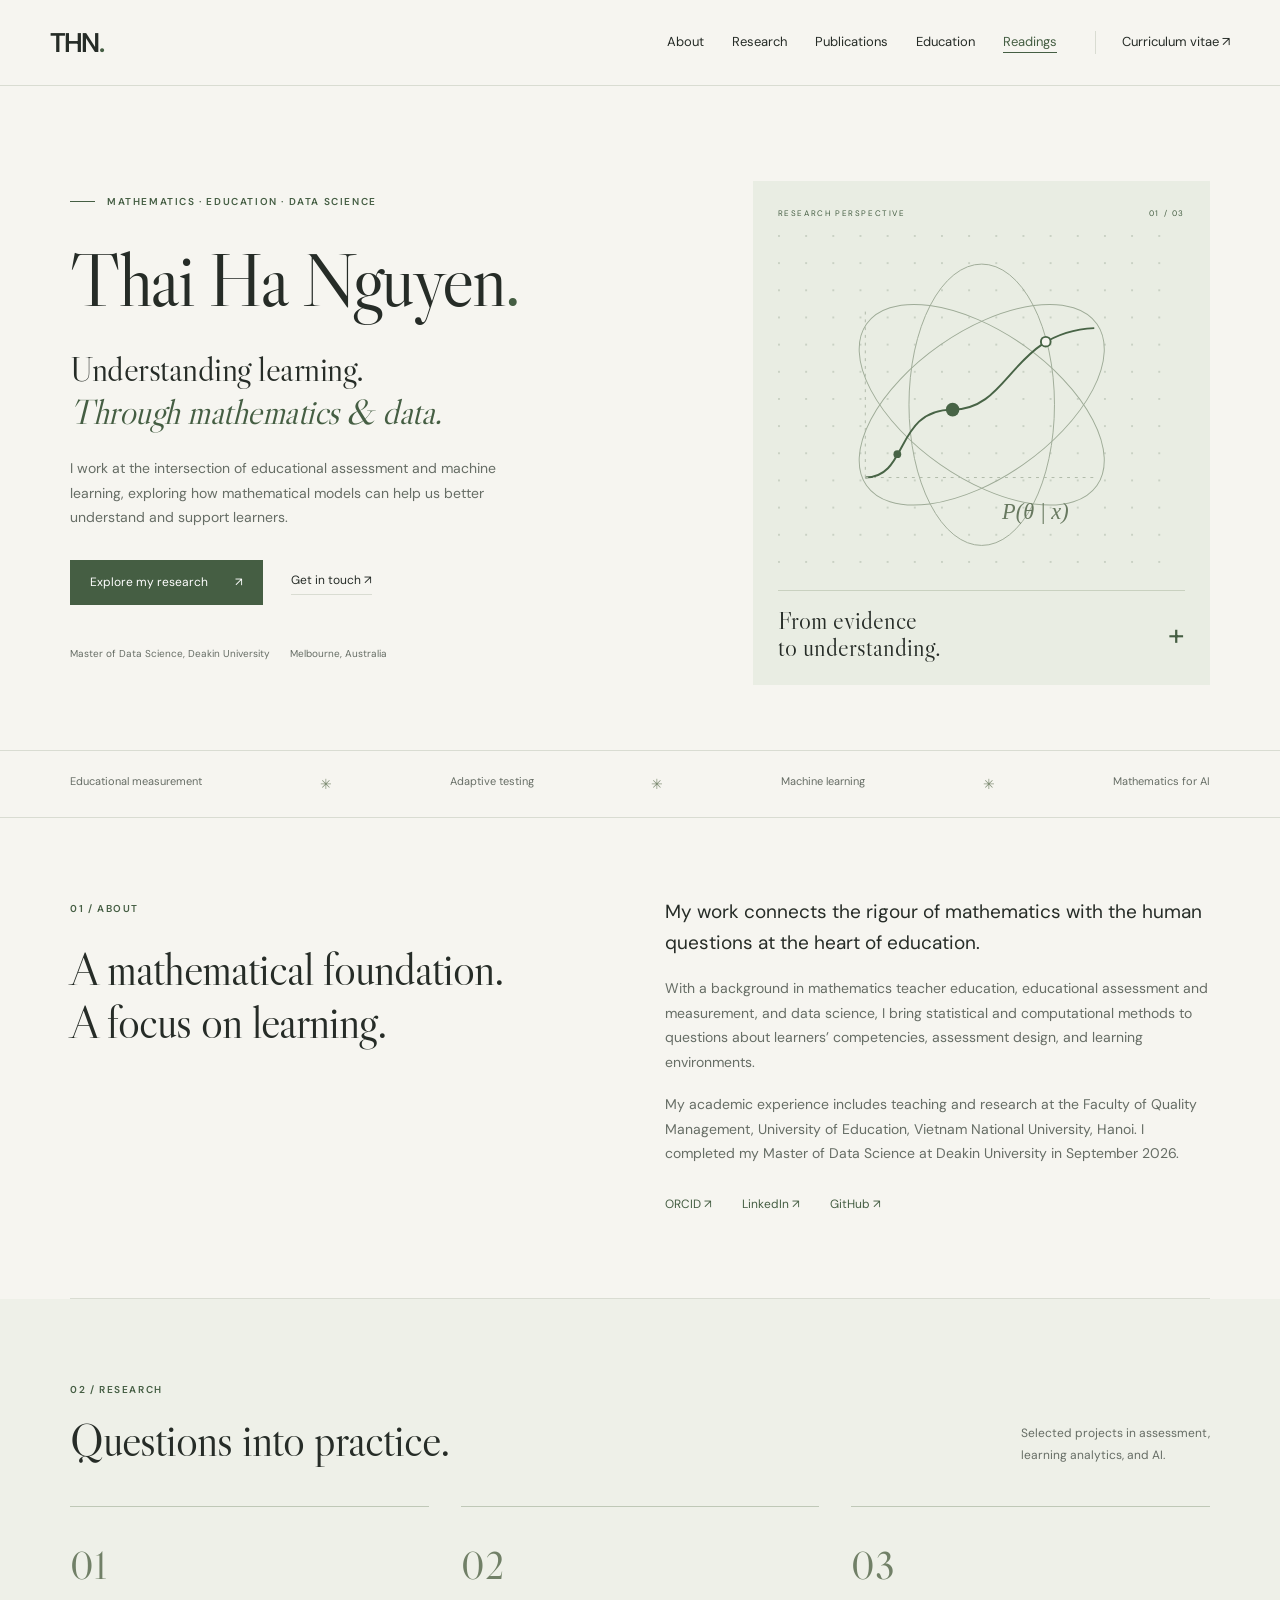
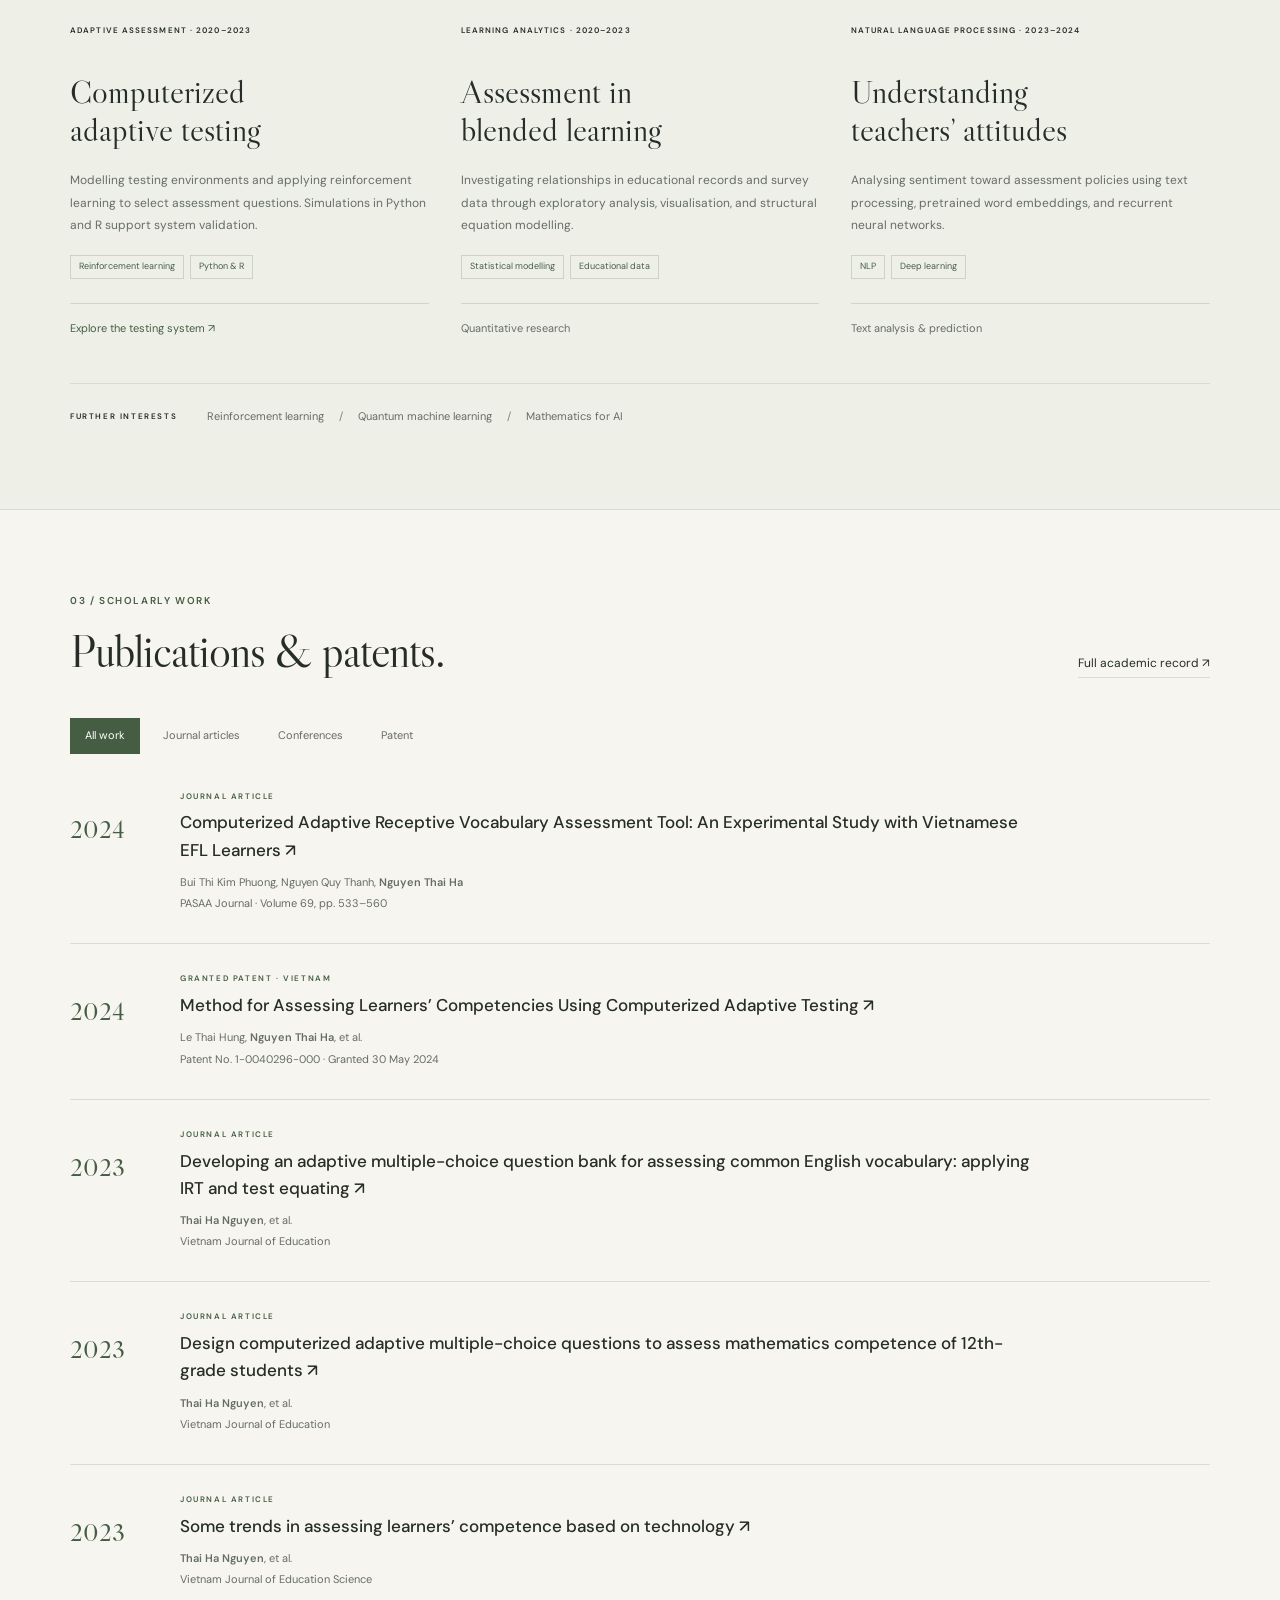
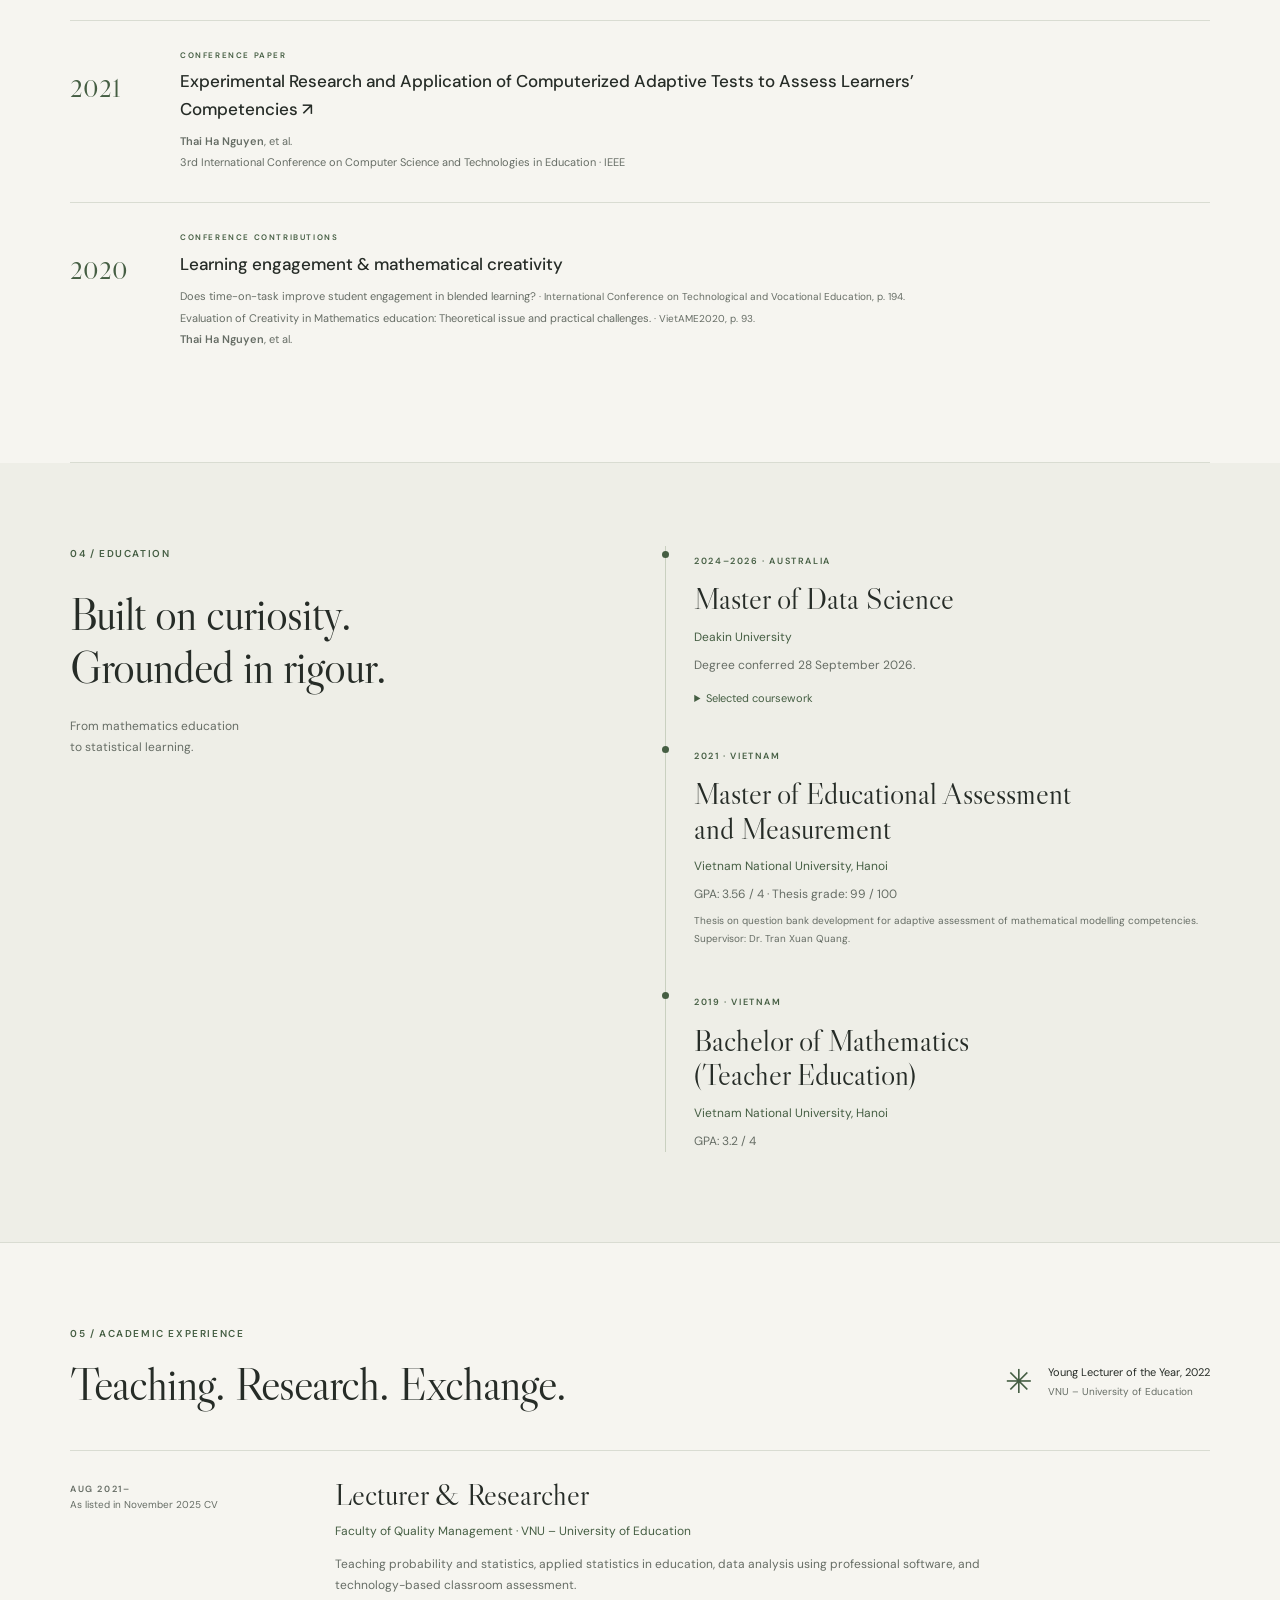
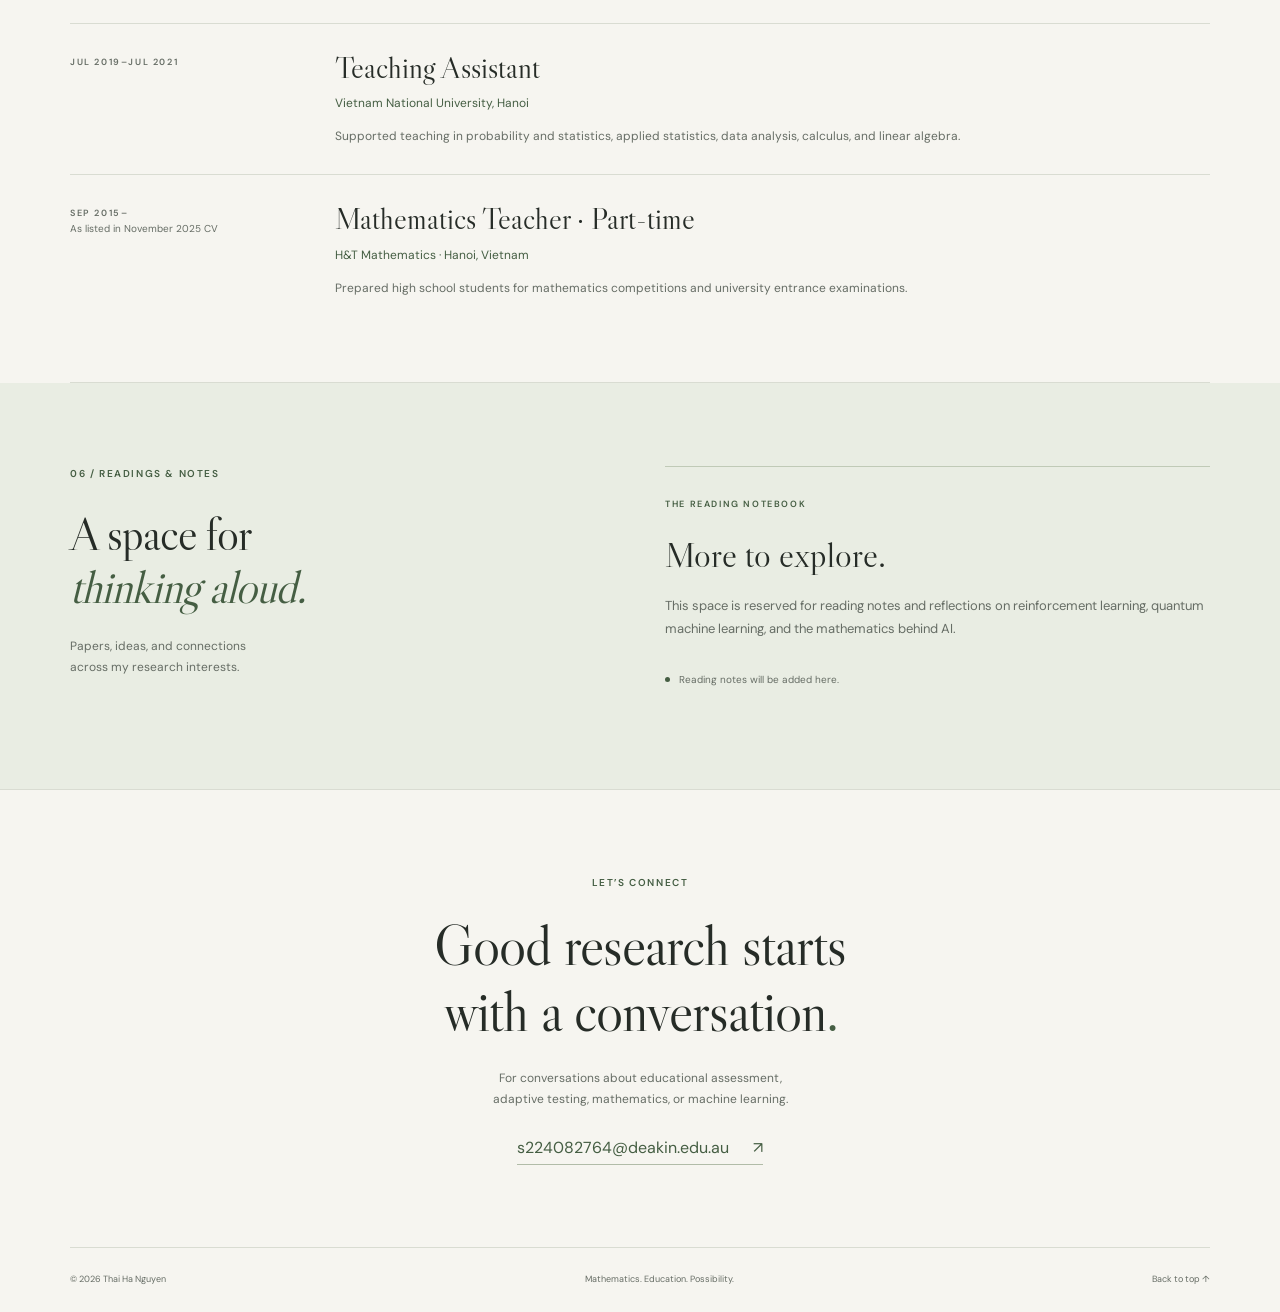
<file: index.html>
<!doctype html>
<html lang="en"><head><meta charset="utf-8"><meta name="viewport" content="width=device-width, initial-scale=1"><title>Thai Ha Nguyen · Mathematics, learning &amp; data</title><meta name="description" content="Academic portfolio of Thai Ha Nguyen: educational assessment, adaptive testing, machine learning, publications and teaching."><meta name="theme-color" content="#f6f5f0"><link rel="icon" href="assets/favicon.svg" type="image/svg+xml"><link rel="stylesheet" href="assets/css/style.css"><script src="assets/js/main.js" defer></script></head>
<body id="top"><a class="skip-link" href="#main">Skip to content</a><header class="site-header"><div class="header-inner"><a class="wordmark" href="#top" aria-label="Thai Ha Nguyen home">THN<span>.</span></a><button class="menu-toggle" type="button" aria-expanded="false" aria-controls="navigation">Menu ☰</button><nav id="navigation" aria-label="Main navigation"><a href="#about">About</a><a href="#research">Research</a><a href="#publications">Publications</a><a href="#education">Education</a><a href="#readings">Readings</a><a class="nav-cv" href="cv.html">Curriculum vitae ↗</a></nav></div></header>
<main id="main"><section class="hero wrap" aria-labelledby="hero-title"><div><p class="eyebrow"><span class="little-line"></span> MATHEMATICS · EDUCATION · DATA SCIENCE</p><h1 id="hero-title">Thai Ha Nguyen<span>.</span></h1><p class="hero-statement">Understanding learning.<br><em>Through mathematics &amp; data.</em></p><p class="hero-intro">I work at the intersection of educational assessment and machine learning, exploring how mathematical models can help us better understand and support learners.</p><div class="hero-actions"><a class="button" href="#research">Explore my research <span>↗</span></a><a class="text-link" href="mailto:s224082764@deakin.edu.au">Get in touch ↗</a></div><div class="hero-meta"><span>Master of Data Science, Deakin University</span><span>Melbourne, Australia</span></div></div><div class="research-art" aria-hidden="true"><div class="art-top"><span>RESEARCH PERSPECTIVE</span><span>01 / 03</span></div><svg viewBox="0 0 420 350" fill="none"><defs><pattern id="grid" width="28" height="28" patternUnits="userSpaceOnUse"><circle cx="1" cy="1" r="1" fill="#bfc9b9"/></pattern></defs><rect width="420" height="350" fill="url(#grid)"/><ellipse cx="210" cy="175" rx="145" ry="75" transform="rotate(-35 210 175)" stroke="#9fac98"/><ellipse cx="210" cy="175" rx="145" ry="75" transform="rotate(35 210 175)" stroke="#9fac98"/><ellipse cx="210" cy="175" rx="145" ry="75" transform="rotate(90 210 175)" stroke="#9fac98"/><path d="M90 250C135 250 120 180 180 180S240 100 326 96" stroke="#486446" stroke-width="2"/><path d="M90 250H326M90 250V75" stroke="#b0baa9" stroke-dasharray="3 5"/><circle cx="180" cy="180" r="7" fill="#486446"/><circle cx="276" cy="110" r="5" fill="#f6f5f0" stroke="#486446" stroke-width="2"/><circle cx="123" cy="226" r="4" fill="#486446"/><text x="231" y="293" fill="#687960" font-family="Georgia,serif" font-size="23" font-style="italic">P(θ | x)</text></svg><div class="art-bottom"><span>From evidence<br>to understanding.</span><span>+</span></div></div></section>
<div class="discipline-strip"><div class="wrap"><span>Educational measurement</span><span aria-hidden="true">✳</span><span>Adaptive testing</span><span aria-hidden="true">✳</span><span>Machine learning</span><span aria-hidden="true">✳</span><span>Mathematics for AI</span></div></div>
<section id="about" class="section wrap two-col"><div><p class="eyebrow">01 / ABOUT</p><h2>A mathematical foundation.<br>A focus on learning.</h2></div><div class="about-copy"><p class="lead">My work connects the rigour of mathematics with the human questions at the heart of education.</p><p>With a background in mathematics teacher education, educational assessment and measurement, and data science, I bring statistical and computational methods to questions about learners’ competencies, assessment design, and learning environments.</p><p>My academic experience includes teaching and research at the Faculty of Quality Management, University of Education, Vietnam National University, Hanoi. I completed my Master of Data Science at Deakin University in September 2026.</p><div class="profile-links"><a href="https://orcid.org/0000-0003-0089-3657">ORCID ↗</a><a href="https://www.linkedin.com/in/thai-ha-nguyen-419496233/">LinkedIn ↗</a><a href="https://github.com/HaNGUYEN-96">GitHub ↗</a></div></div></section>
<section id="research" class="section research-section"><div class="wrap"><div class="section-heading"><div><p class="eyebrow">02 / RESEARCH</p><h2>Questions into practice.</h2></div><p class="section-aside">Selected projects in assessment,<br>learning analytics, and AI.</p></div><div class="project-grid"><article class="project"><span class="project-number">01</span><p class="label">ADAPTIVE ASSESSMENT · 2020–2023</p><h3>Computerized<br>adaptive testing</h3><p>Modelling testing environments and applying reinforcement learning to select assessment questions. Simulations in Python and R support system validation.</p><div class="tags"><span>Reinforcement learning</span><span>Python &amp; R</span></div><a href="https://cat2.education.vnu.edu.vn/" class="project-link">Explore the testing system ↗</a></article><article class="project"><span class="project-number">02</span><p class="label">LEARNING ANALYTICS · 2020–2023</p><h3>Assessment in<br>blended learning</h3><p>Investigating relationships in educational records and survey data through exploratory analysis, visualisation, and structural equation modelling.</p><div class="tags"><span>Statistical modelling</span><span>Educational data</span></div><span class="project-note">Quantitative research</span></article><article class="project"><span class="project-number">03</span><p class="label">NATURAL LANGUAGE PROCESSING · 2023–2024</p><h3>Understanding<br>teachers’ attitudes</h3><p>Analysing sentiment toward assessment policies using text processing, pretrained word embeddings, and recurrent neural networks.</p><div class="tags"><span>NLP</span><span>Deep learning</span></div><span class="project-note">Text analysis &amp; prediction</span></article></div><div class="interest-line"><span class="label">FURTHER INTERESTS</span><p>Reinforcement learning <span> / </span> Quantum machine learning <span> / </span> Mathematics for AI</p></div></div></section>
<section id="publications" class="section wrap"><div class="section-heading"><div><p class="eyebrow">03 / SCHOLARLY WORK</p><h2>Publications &amp; patents.</h2></div><a class="text-link" href="cv.html#scholarship">Full academic record ↗</a></div><div class="filters" role="group" aria-label="Filter scholarly work"><button class="active" data-filter="all" aria-pressed="true">All work</button><button data-filter="journal" aria-pressed="false">Journal articles</button><button data-filter="conference" aria-pressed="false">Conferences</button><button data-filter="patent" aria-pressed="false">Patent</button></div><p class="sr-only" id="filter-status" aria-live="polite"></p><div class="publication-list">
<article class="publication" data-type="journal"><span class="pub-year">2024</span><div><p class="label">JOURNAL ARTICLE</p><h3><a href="https://doi.org/10.58837/CHULA.PASAA.69.17">Computerized Adaptive Receptive Vocabulary Assessment Tool: An Experimental Study with Vietnamese EFL Learners ↗</a></h3><p>Bui Thi Kim Phuong, Nguyen Quy Thanh, <strong>Nguyen Thai Ha</strong></p><p class="pub-venue">PASAA Journal · Volume 69, pp. 533–560</p></div></article>
<article class="publication" data-type="patent"><span class="pub-year">2024</span><div><p class="label">GRANTED PATENT · VIETNAM</p><h3><a href="http://wipopublish.ipvietnam.gov.vn/wopublish-search/public/detail/patents?id=VN1202106088">Method for Assessing Learners’ Competencies Using Computerized Adaptive Testing ↗</a></h3><p>Le Thai Hung, <strong>Nguyen Thai Ha</strong>, et al.</p><p class="pub-venue">Patent No. 1-0040296-000 · Granted 30 May 2024</p></div></article>
<article class="publication" data-type="journal"><span class="pub-year">2023</span><div><p class="label">JOURNAL ARTICLE</p><h3><a href="https://tcgd.tapchigiaoduc.edu.vn/index.php/tapchi/article/view/1066/621">Developing an adaptive multiple-choice question bank for assessing common English vocabulary: applying IRT and test equating ↗</a></h3><p><strong>Thai Ha Nguyen</strong>, et al.</p><p class="pub-venue">Vietnam Journal of Education</p></div></article>
<article class="publication" data-type="journal"><span class="pub-year">2023</span><div><p class="label">JOURNAL ARTICLE</p><h3><a href="https://tcgd.tapchigiaoduc.edu.vn/index.php/tapchi/article/view/207">Design computerized adaptive multiple-choice questions to assess mathematics competence of 12th-grade students ↗</a></h3><p><strong>Thai Ha Nguyen</strong>, et al.</p><p class="pub-venue">Vietnam Journal of Education</p></div></article>
<article class="publication" data-type="journal"><span class="pub-year">2023</span><div><p class="label">JOURNAL ARTICLE</p><h3><a href="http://vjes.vnies.edu.vn/vi/xu-kiem-tra-danh-gia-nang-luc-nguoi-hoc-tren-nen-tang-cong-nghe">Some trends in assessing learners’ competence based on technology ↗</a></h3><p><strong>Thai Ha Nguyen</strong>, et al.</p><p class="pub-venue">Vietnam Journal of Education Science</p></div></article>
<article class="publication" data-type="conference"><span class="pub-year">2021</span><div><p class="label">CONFERENCE PAPER</p><h3><a href="https://doi.org/10.1109/CSTE53634.2021.00021">Experimental Research and Application of Computerized Adaptive Tests to Assess Learners’ Competencies ↗</a></h3><p><strong>Thai Ha Nguyen</strong>, et al.</p><p class="pub-venue">3rd International Conference on Computer Science and Technologies in Education · IEEE</p></div></article>
<article class="publication" data-type="conference"><span class="pub-year">2020</span><div><p class="label">CONFERENCE CONTRIBUTIONS</p><h3>Learning engagement &amp; mathematical creativity</h3><p>Does time-on-task improve student engagement in blended learning? <span class="pub-venue">· International Conference on Technological and Vocational Education, p. 194.</span></p><p>Evaluation of Creativity in Mathematics education: Theoretical issue and practical challenges. <span class="pub-venue">· VietAME2020, p. 93.</span></p><p><strong>Thai Ha Nguyen</strong>, et al.</p></div></article>
</div></section>
<section id="education" class="section education-section"><div class="wrap two-col"><div><p class="eyebrow">04 / EDUCATION</p><h2>Built on curiosity.<br>Grounded in rigour.</h2><p class="section-aside">From mathematics education<br>to statistical learning.</p></div><div class="timeline"><article><span class="label">2024–2026 · AUSTRALIA</span><h3>Master of Data Science</h3><p class="institution">Deakin University</p><p>Degree conferred 28 September 2026.</p><details><summary>Selected coursework</summary><ul><li>Statistical Data Analysis — 97, HD</li><li>Bayesian Learning and Graphical Models — 96, HD</li><li>Machine Learning — 93, HD</li><li>Mathematics for Artificial Intelligence — 90, HD</li><li>Research Techniques and Applications — 90, HD</li><li>Deep Learning — 89, HD</li></ul></details></article><article><span class="label">2021 · VIETNAM</span><h3>Master of Educational Assessment<br>and Measurement</h3><p class="institution">Vietnam National University, Hanoi</p><p>GPA: 3.56 / 4 · Thesis grade: 99 / 100</p><p class="small">Thesis on question bank development for adaptive assessment of mathematical modelling competencies. Supervisor: Dr. Tran Xuan Quang.</p></article><article><span class="label">2019 · VIETNAM</span><h3>Bachelor of Mathematics<br>(Teacher Education)</h3><p class="institution">Vietnam National University, Hanoi</p><p>GPA: 3.2 / 4</p></article></div></div></section>
<section id="experience" class="section wrap"><div class="section-heading"><div><p class="eyebrow">05 / ACADEMIC EXPERIENCE</p><h2>Teaching. Research. Exchange.</h2></div><div class="award"><span aria-hidden="true">✳</span><p>Young Lecturer of the Year, 2022<br><span>VNU – University of Education</span></p></div></div><div class="experience-row"><p class="label">AUG 2021–<br><span class="small">As listed in November 2025 CV</span></p><div><h3>Lecturer &amp; Researcher</h3><p class="institution">Faculty of Quality Management · VNU – University of Education</p><p>Teaching probability and statistics, applied statistics in education, data analysis using professional software, and technology-based classroom assessment.</p></div></div><div class="experience-row"><p class="label">JUL 2019–JUL 2021</p><div><h3>Teaching Assistant</h3><p class="institution">Vietnam National University, Hanoi</p><p>Supported teaching in probability and statistics, applied statistics, data analysis, calculus, and linear algebra.</p></div></div><div class="experience-row"><p class="label">SEP 2015–<br><span class="small">As listed in November 2025 CV</span></p><div><h3>Mathematics Teacher · Part-time</h3><p class="institution">H&amp;T Mathematics · Hanoi, Vietnam</p><p>Prepared high school students for mathematics competitions and university entrance examinations.</p></div></div></section>
<section id="readings" class="section reading-section"><div class="wrap two-col"><div><p class="eyebrow">06 / READINGS &amp; NOTES</p><h2>A space for<br><em>thinking aloud.</em></h2><p class="section-aside">Papers, ideas, and connections<br>across my research interests.</p></div><div class="reading-note"><span class="label">THE READING NOTEBOOK</span><h3>More to explore.</h3><p>This space is reserved for reading notes and reflections on reinforcement learning, quantum machine learning, and the mathematics behind AI.</p><p class="notebook-status"><span></span> Reading notes will be added here.</p></div></div></section>
<section id="contact" class="contact-section wrap"><p class="eyebrow">LET’S CONNECT</p><h2>Good research starts<br>with a conversation<span>.</span></h2><p>For conversations about educational assessment,<br>adaptive testing, mathematics, or machine learning.</p><a class="contact-email" href="mailto:s224082764@deakin.edu.au">s224082764@deakin.edu.au <span>↗</span></a></section></main><footer class="wrap site-footer"><p>© <span id="year">2026</span> Thai Ha Nguyen</p><p>Mathematics. Education. Possibility.</p><a href="#top">Back to top ↑</a></footer></body></html>
</file>
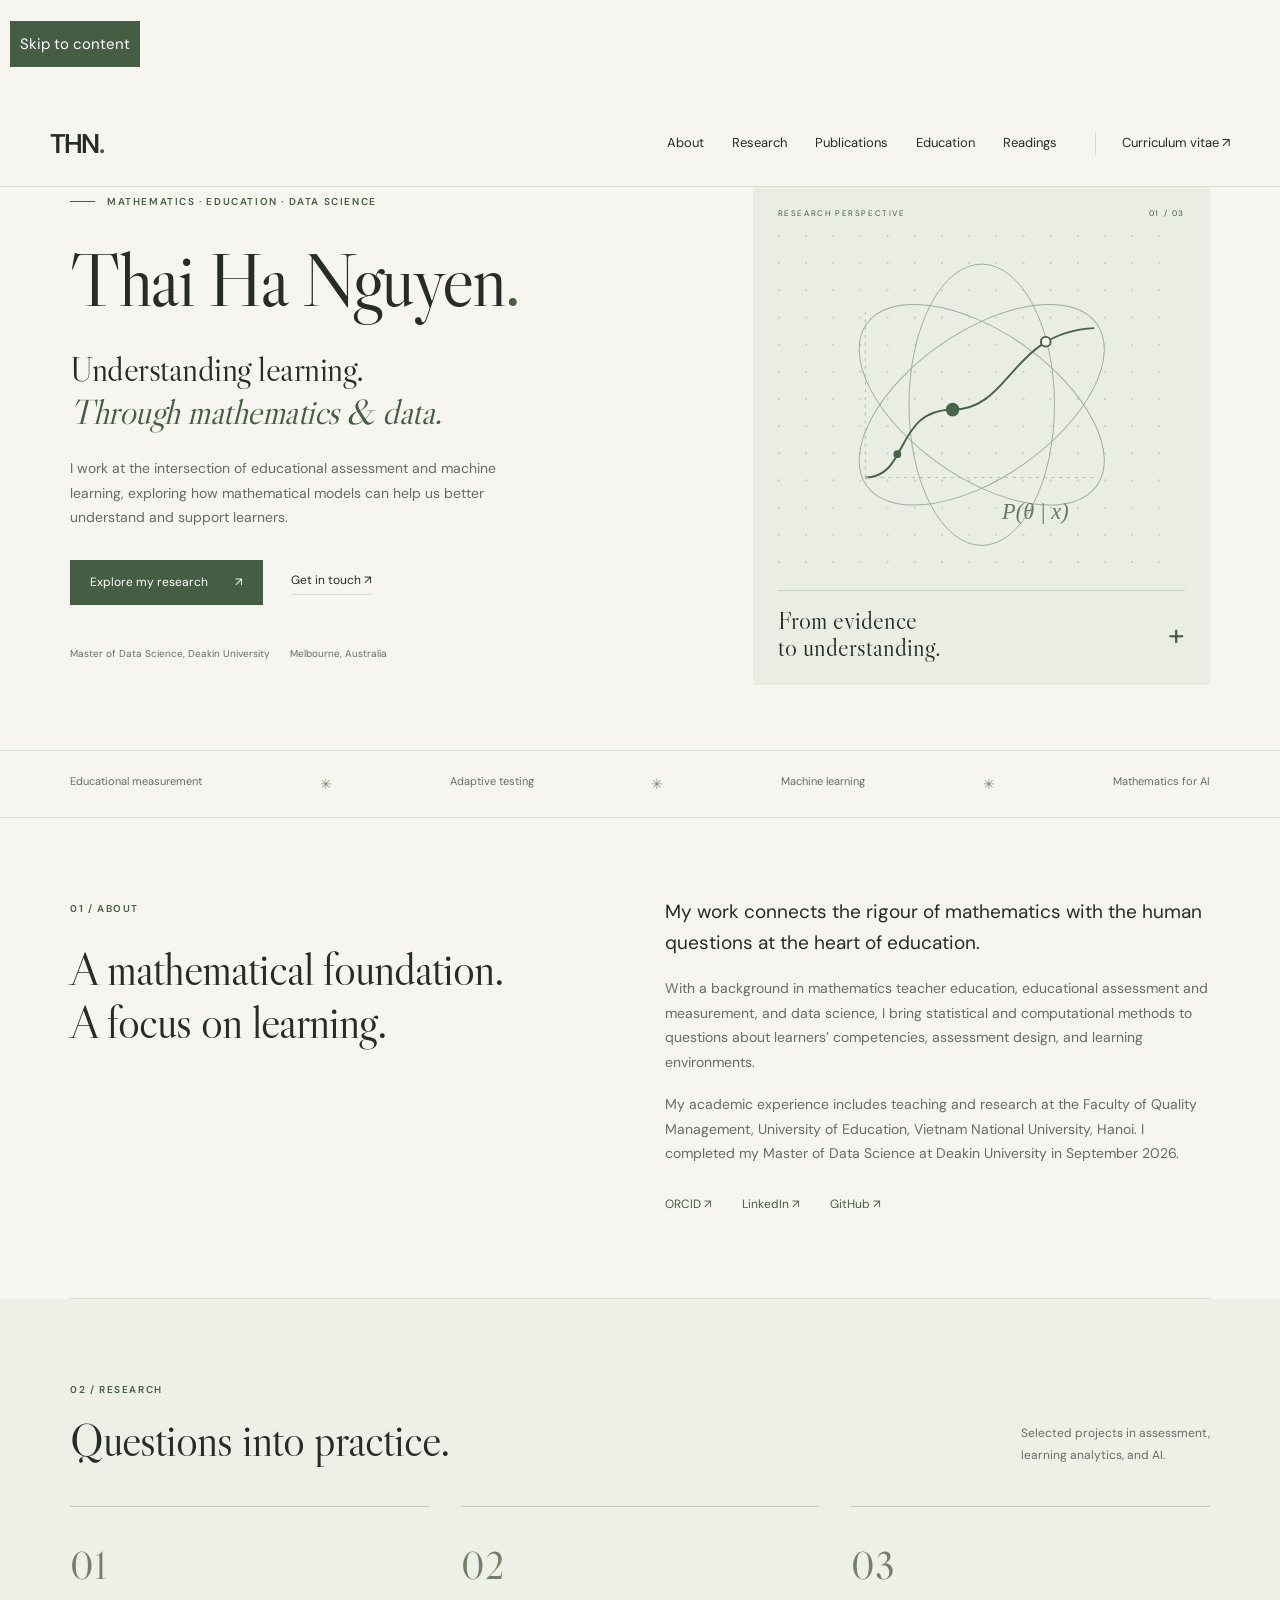
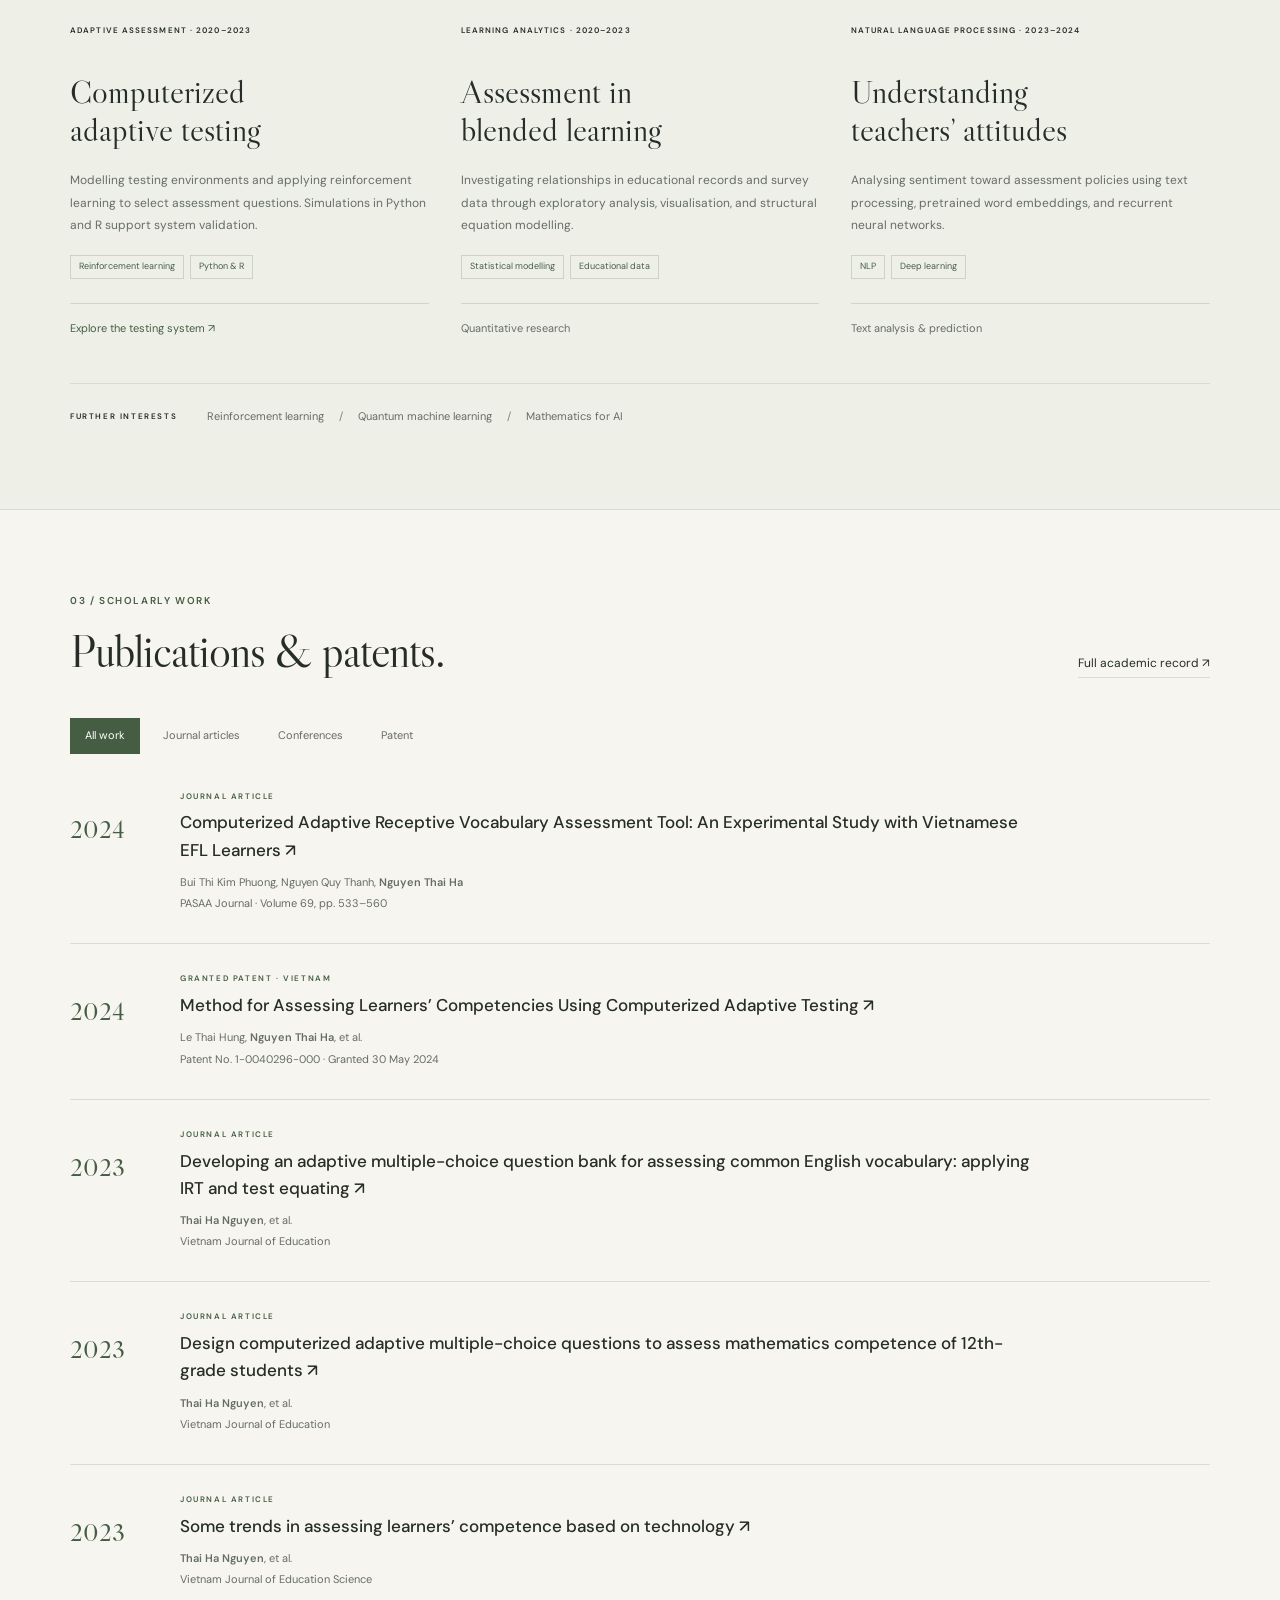
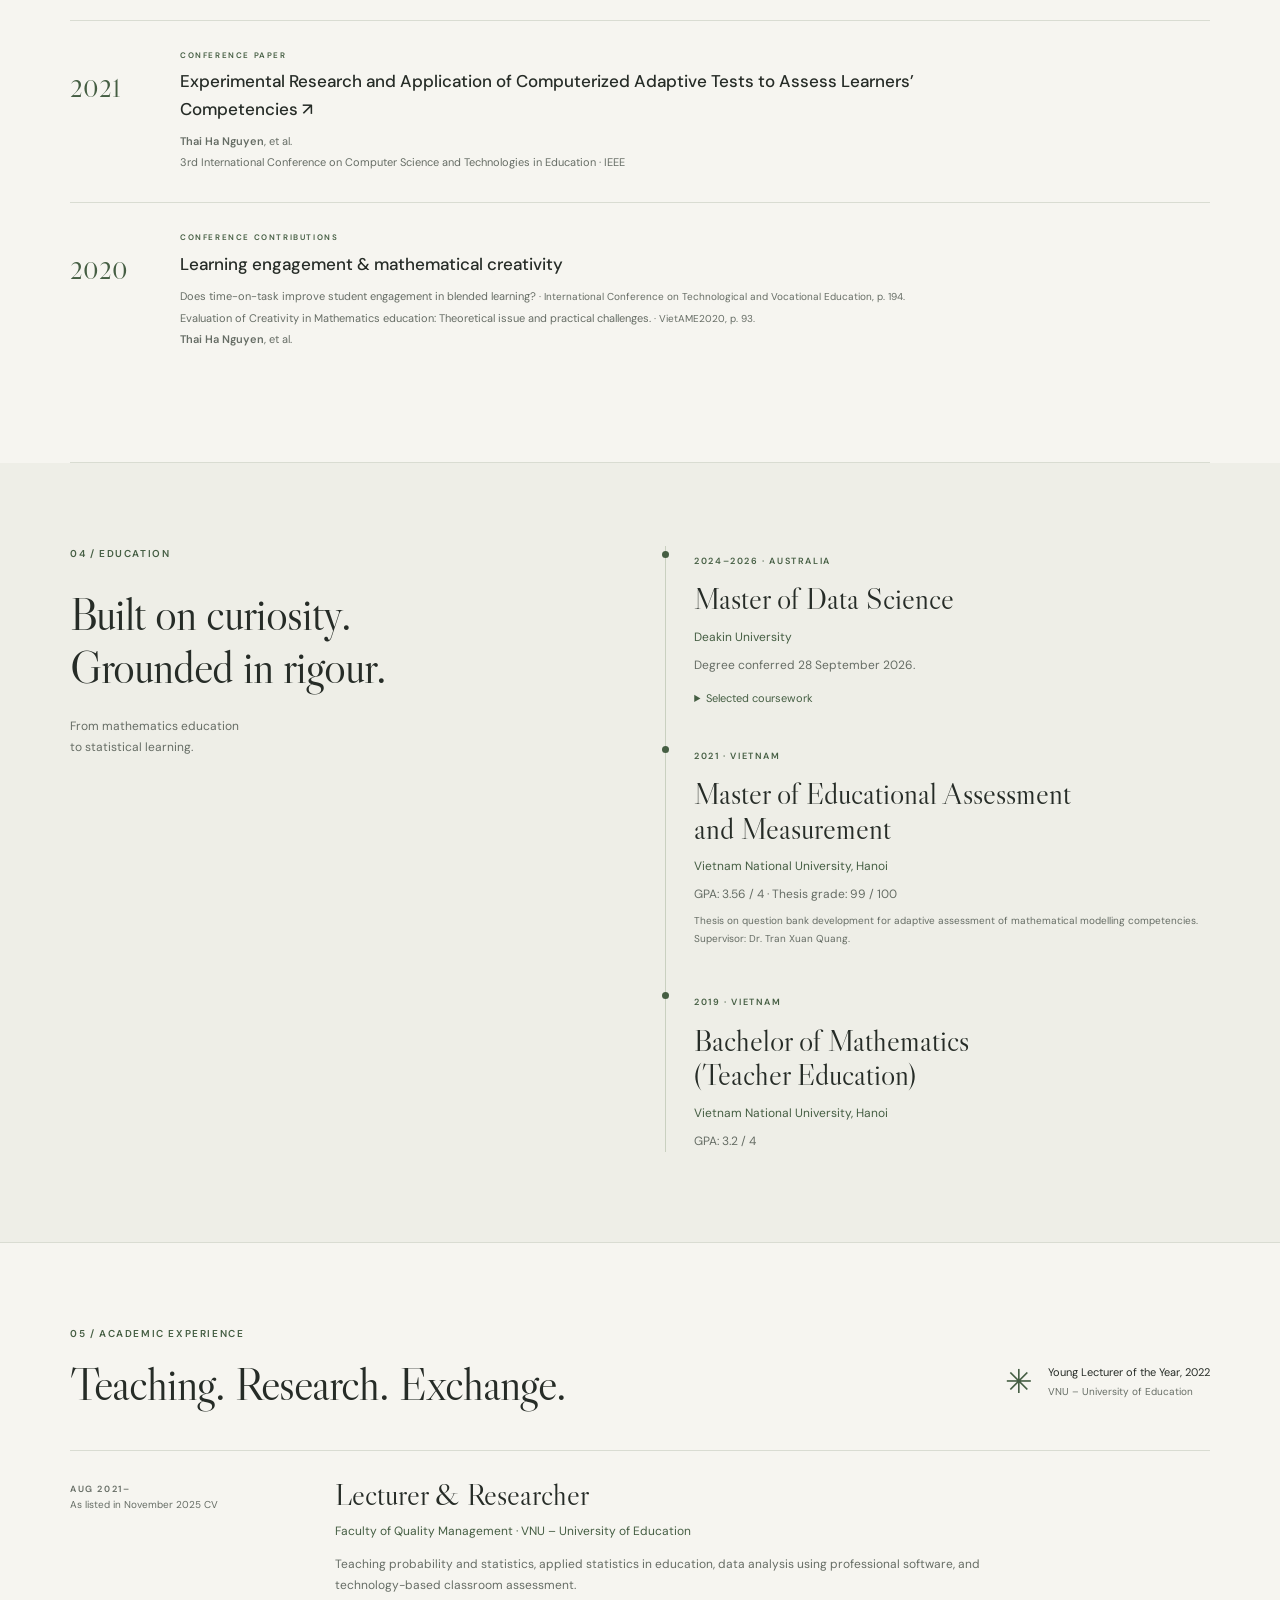
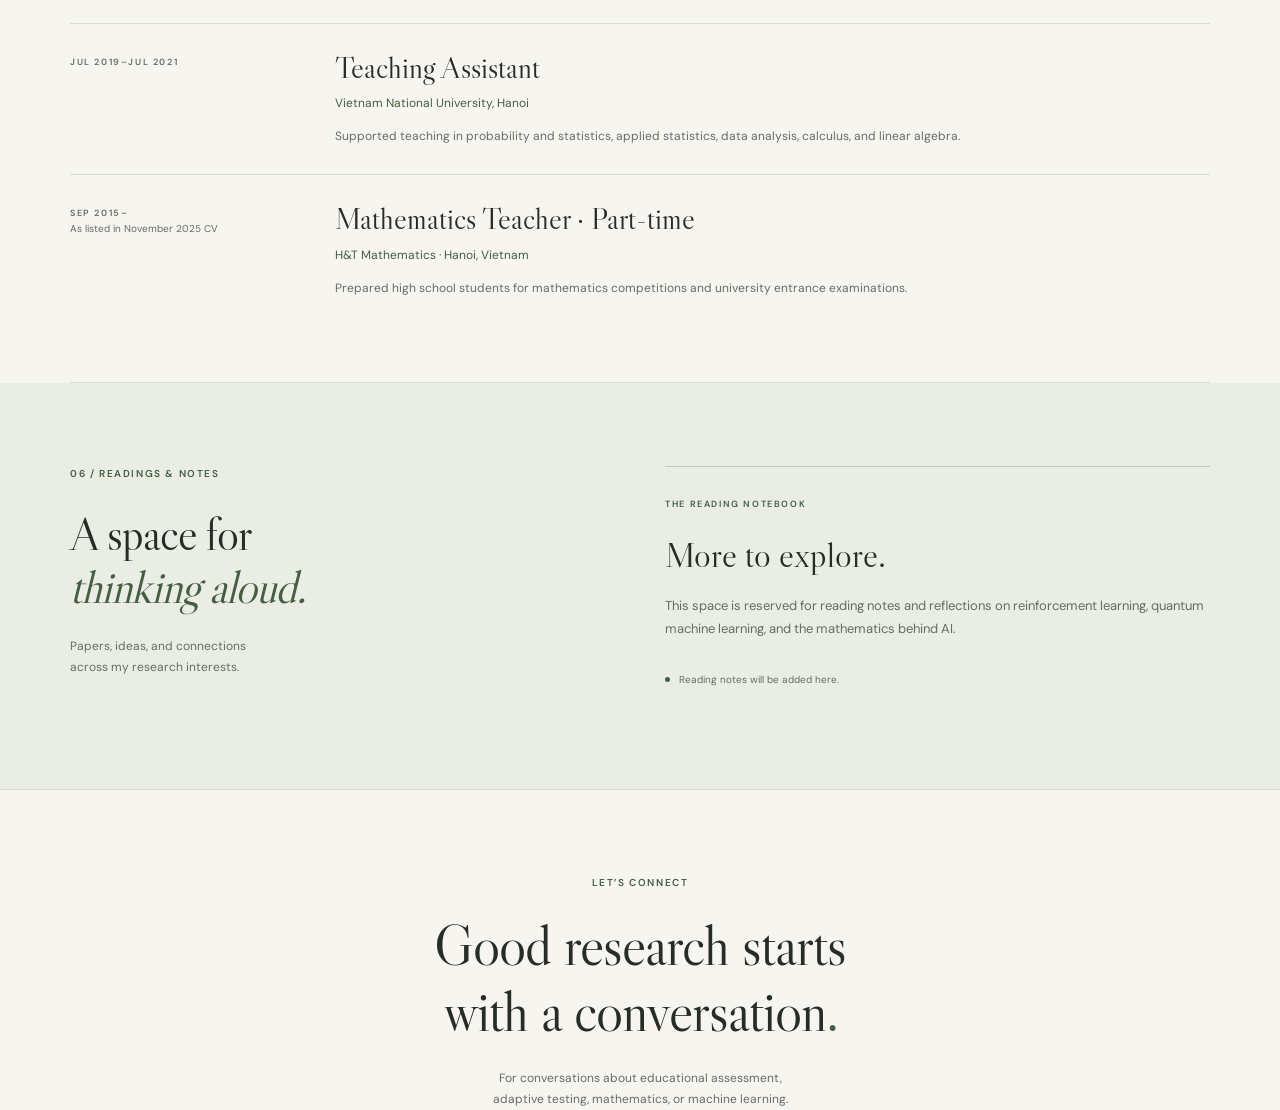
<file: about.html>
<!doctype html><html lang="en"><head><meta charset="utf-8"><meta name="viewport" content="width=device-width, initial-scale=1"><meta http-equiv="refresh" content="0; url=index.html#about"><title>About · Thai Ha Nguyen</title></head><body><p><a href="index.html#about">Continue to about →</a></p></body></html>
</file>
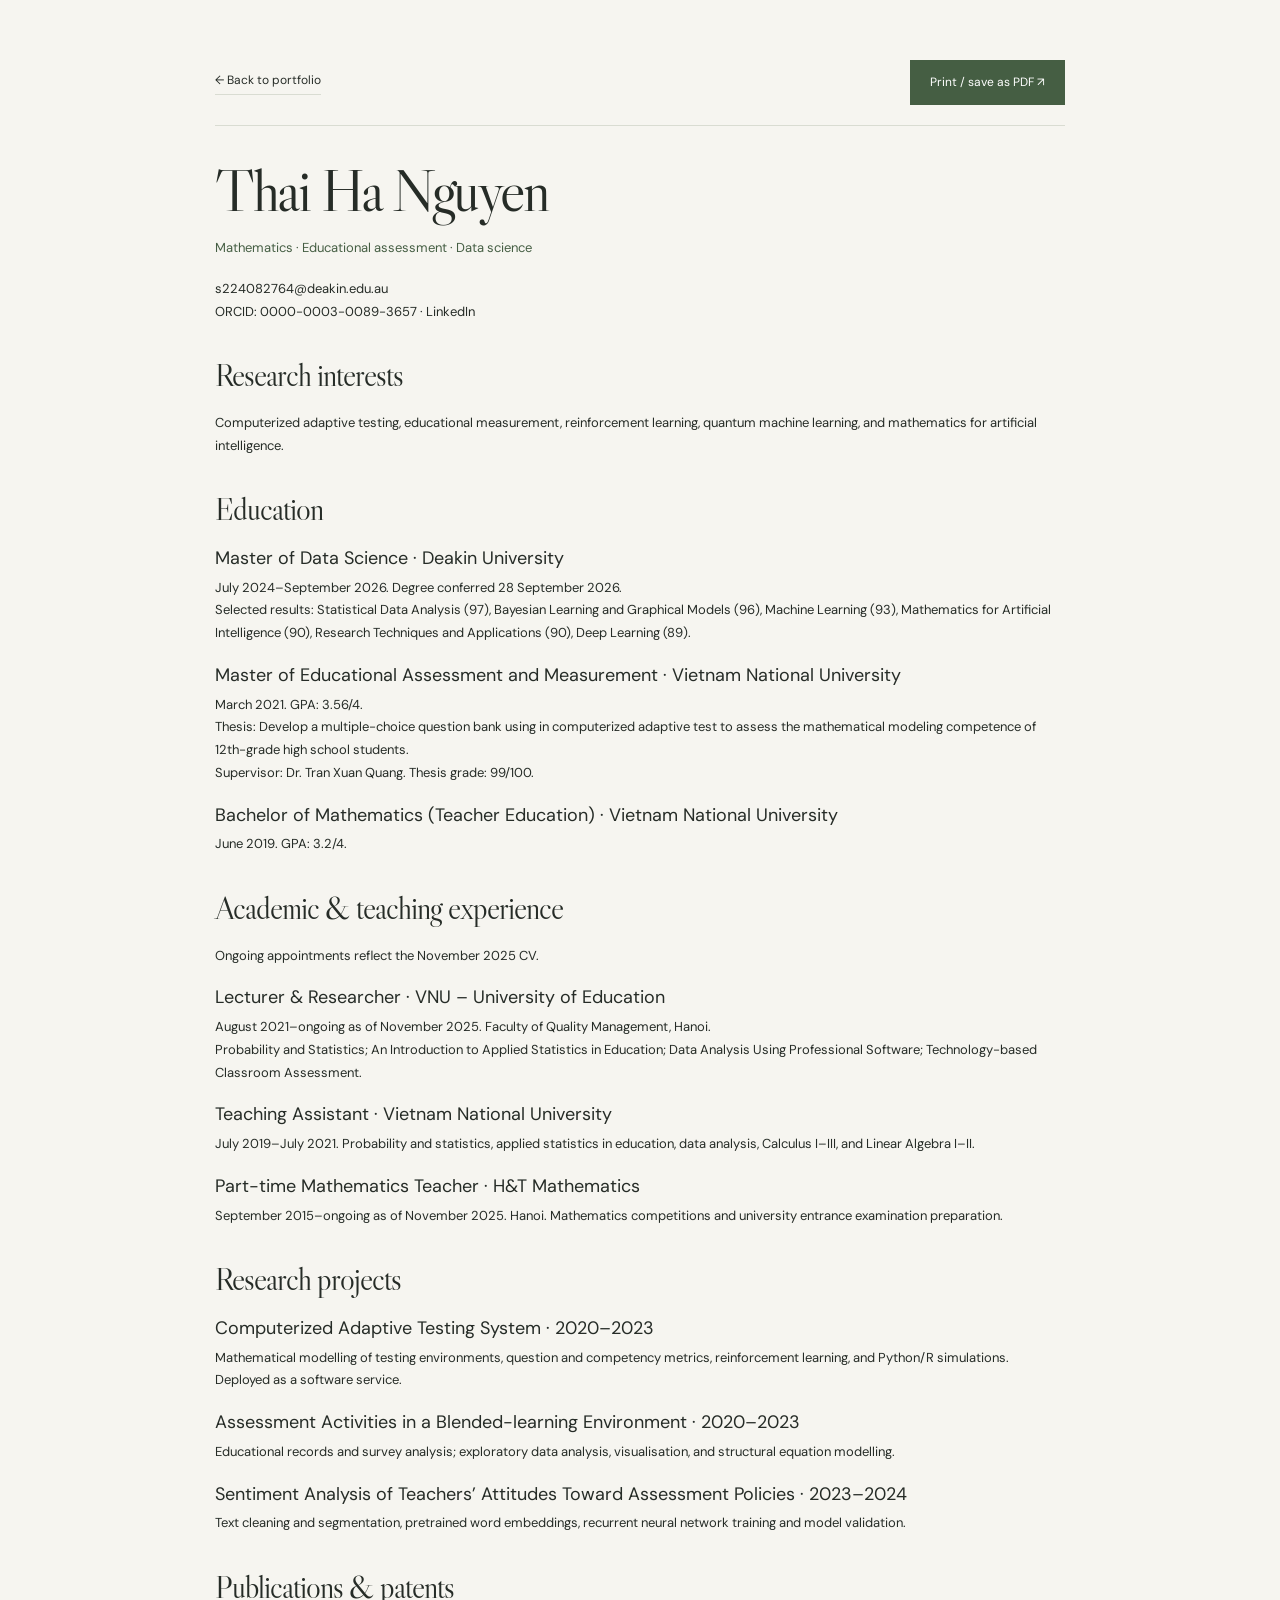
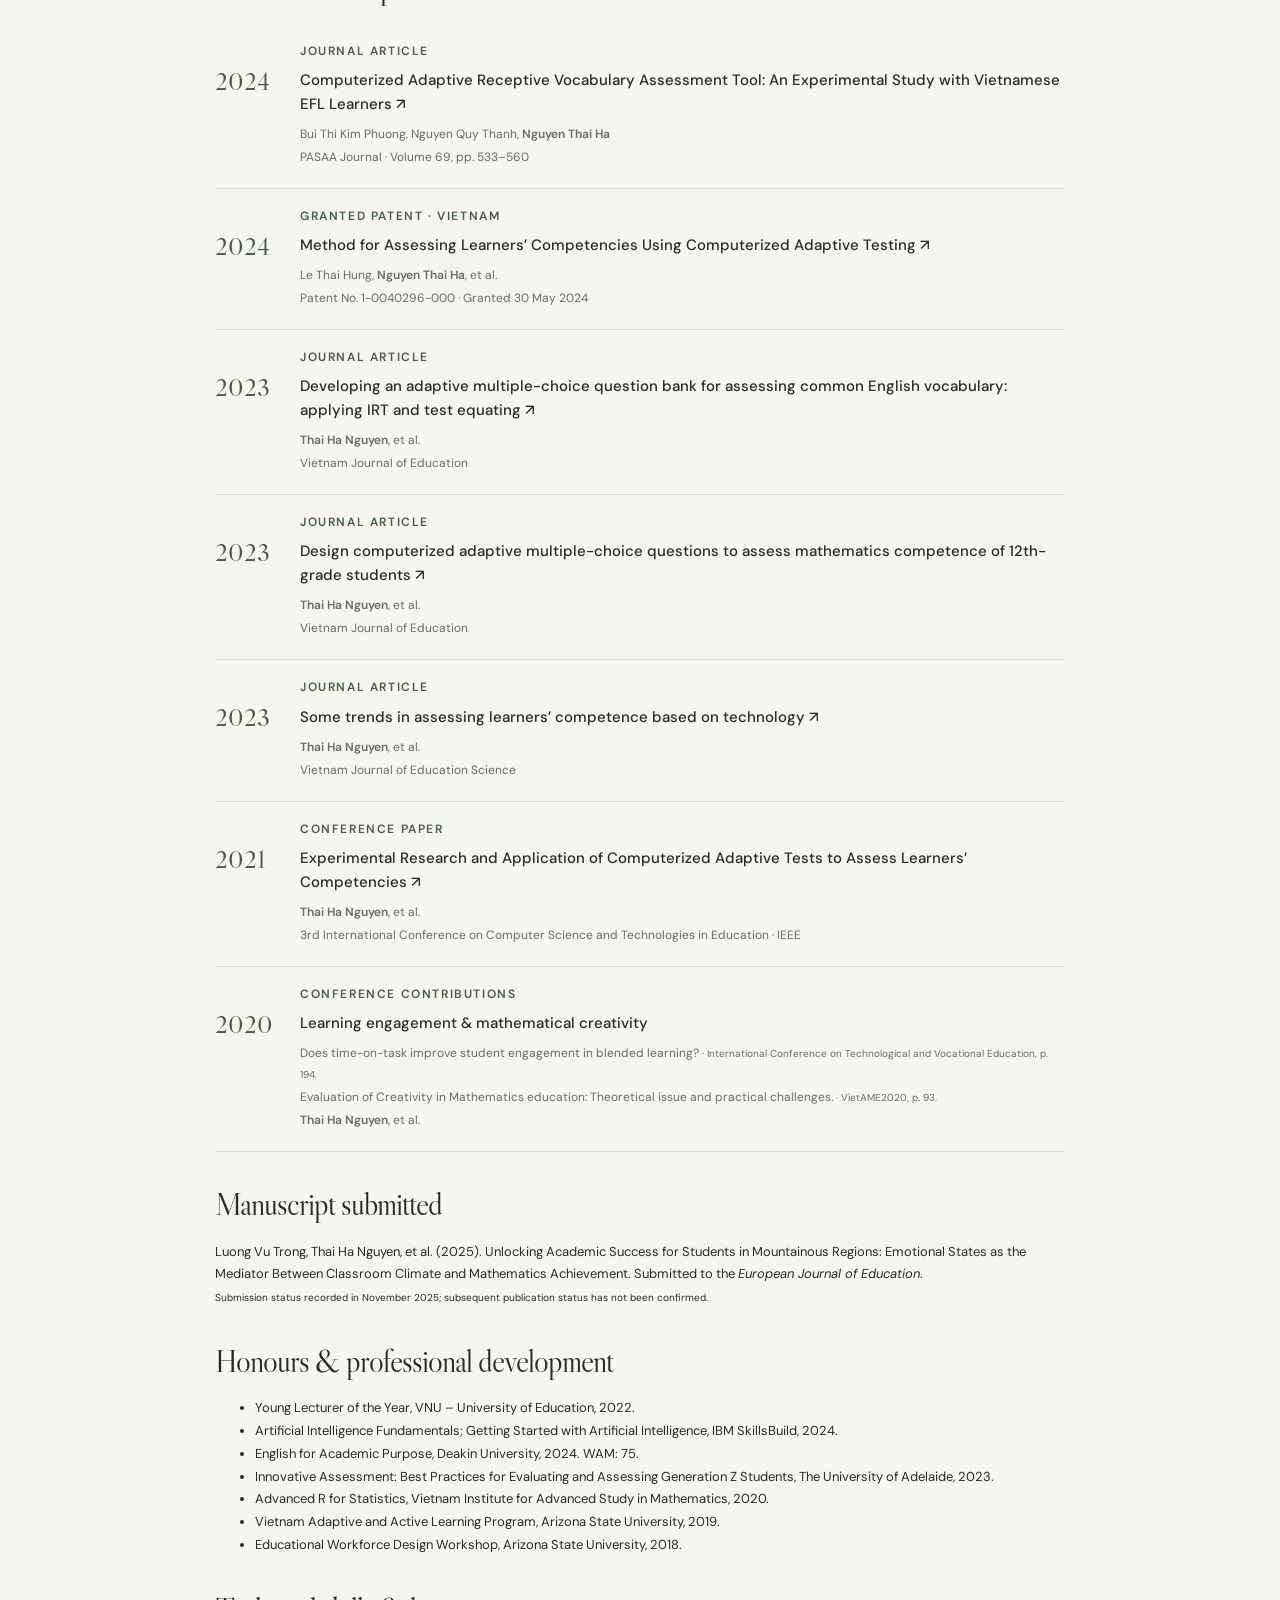
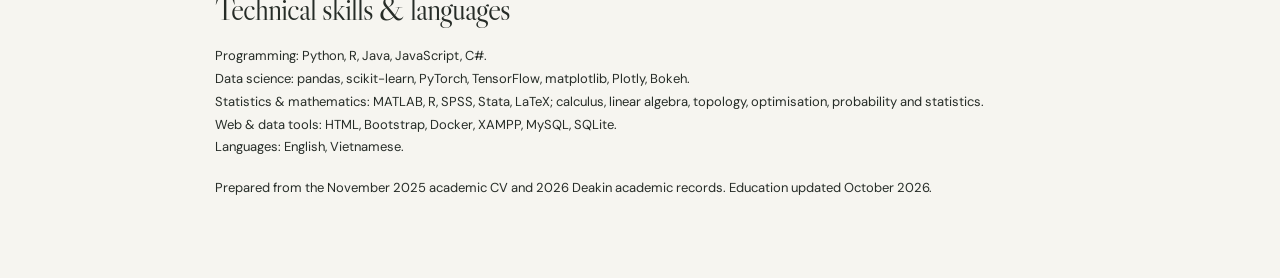
<file: cv.html>
<!doctype html><html lang="en"><head><meta charset="utf-8"><meta name="viewport" content="width=device-width, initial-scale=1"><title>Curriculum vitae · Thai Ha Nguyen</title><meta name="description" content="Academic curriculum vitae of Thai Ha Nguyen."><link rel="icon" href="assets/favicon.svg" type="image/svg+xml"><link rel="stylesheet" href="assets/css/style.css"><script src="assets/js/main.js" defer></script></head><body><main class="wrap cv-page"><div class="cv-toolbar"><a class="text-link" href="index.html">← Back to portfolio</a><button class="button" id="print-cv" type="button">Print / save as PDF ↗</button></div><h1>Thai Ha Nguyen</h1><p class="cv-subtitle">Mathematics · Educational assessment · Data science</p><p><a href="mailto:s224082764@deakin.edu.au">s224082764@deakin.edu.au</a><br><a href="https://orcid.org/0000-0003-0089-3657">ORCID: 0000-0003-0089-3657</a> · <a href="https://www.linkedin.com/in/thai-ha-nguyen-419496233/">LinkedIn</a></p><h2>Research interests</h2><p>Computerized adaptive testing, educational measurement, reinforcement learning, quantum machine learning, and mathematics for artificial intelligence.</p><h2>Education</h2><h3>Master of Data Science · Deakin University</h3><p>July 2024–September 2026. Degree conferred 28 September 2026.<br>Selected results: Statistical Data Analysis (97), Bayesian Learning and Graphical Models (96), Machine Learning (93), Mathematics for Artificial Intelligence (90), Research Techniques and Applications (90), Deep Learning (89).</p><h3>Master of Educational Assessment and Measurement · Vietnam National University</h3><p>March 2021. GPA: 3.56/4.<br>Thesis: Develop a multiple-choice question bank using in computerized adaptive test to assess the mathematical modeling competence of 12th-grade high school students.<br>Supervisor: Dr. Tran Xuan Quang. Thesis grade: 99/100.</p><h3>Bachelor of Mathematics (Teacher Education) · Vietnam National University</h3><p>June 2019. GPA: 3.2/4.</p><h2>Academic &amp; teaching experience</h2><p class="small">Ongoing appointments reflect the November 2025 CV.</p><h3>Lecturer &amp; Researcher · VNU – University of Education</h3><p>August 2021–ongoing as of November 2025. Faculty of Quality Management, Hanoi.<br>Probability and Statistics; An Introduction to Applied Statistics in Education; Data Analysis Using Professional Software; Technology-based Classroom Assessment.</p><h3>Teaching Assistant · Vietnam National University</h3><p>July 2019–July 2021. Probability and statistics, applied statistics in education, data analysis, Calculus I–III, and Linear Algebra I–II.</p><h3>Part-time Mathematics Teacher · H&amp;T Mathematics</h3><p>September 2015–ongoing as of November 2025. Hanoi. Mathematics competitions and university entrance examination preparation.</p><h2>Research projects</h2><h3>Computerized Adaptive Testing System · 2020–2023</h3><p>Mathematical modelling of testing environments, question and competency metrics, reinforcement learning, and Python/R simulations. Deployed as a software service.</p><h3>Assessment Activities in a Blended-learning Environment · 2020–2023</h3><p>Educational records and survey analysis; exploratory data analysis, visualisation, and structural equation modelling.</p><h3>Sentiment Analysis of Teachers’ Attitudes Toward Assessment Policies · 2023–2024</h3><p>Text cleaning and segmentation, pretrained word embeddings, recurrent neural network training and model validation.</p><h2 id="scholarship">Publications &amp; patents</h2>
<article class="publication" data-type="journal"><span class="pub-year">2024</span><div><p class="label">JOURNAL ARTICLE</p><h3><a href="https://doi.org/10.58837/CHULA.PASAA.69.17">Computerized Adaptive Receptive Vocabulary Assessment Tool: An Experimental Study with Vietnamese EFL Learners ↗</a></h3><p>Bui Thi Kim Phuong, Nguyen Quy Thanh, <strong>Nguyen Thai Ha</strong></p><p class="pub-venue">PASAA Journal · Volume 69, pp. 533–560</p></div></article>
<article class="publication" data-type="patent"><span class="pub-year">2024</span><div><p class="label">GRANTED PATENT · VIETNAM</p><h3><a href="http://wipopublish.ipvietnam.gov.vn/wopublish-search/public/detail/patents?id=VN1202106088">Method for Assessing Learners’ Competencies Using Computerized Adaptive Testing ↗</a></h3><p>Le Thai Hung, <strong>Nguyen Thai Ha</strong>, et al.</p><p class="pub-venue">Patent No. 1-0040296-000 · Granted 30 May 2024</p></div></article>
<article class="publication" data-type="journal"><span class="pub-year">2023</span><div><p class="label">JOURNAL ARTICLE</p><h3><a href="https://tcgd.tapchigiaoduc.edu.vn/index.php/tapchi/article/view/1066/621">Developing an adaptive multiple-choice question bank for assessing common English vocabulary: applying IRT and test equating ↗</a></h3><p><strong>Thai Ha Nguyen</strong>, et al.</p><p class="pub-venue">Vietnam Journal of Education</p></div></article>
<article class="publication" data-type="journal"><span class="pub-year">2023</span><div><p class="label">JOURNAL ARTICLE</p><h3><a href="https://tcgd.tapchigiaoduc.edu.vn/index.php/tapchi/article/view/207">Design computerized adaptive multiple-choice questions to assess mathematics competence of 12th-grade students ↗</a></h3><p><strong>Thai Ha Nguyen</strong>, et al.</p><p class="pub-venue">Vietnam Journal of Education</p></div></article>
<article class="publication" data-type="journal"><span class="pub-year">2023</span><div><p class="label">JOURNAL ARTICLE</p><h3><a href="http://vjes.vnies.edu.vn/vi/xu-kiem-tra-danh-gia-nang-luc-nguoi-hoc-tren-nen-tang-cong-nghe">Some trends in assessing learners’ competence based on technology ↗</a></h3><p><strong>Thai Ha Nguyen</strong>, et al.</p><p class="pub-venue">Vietnam Journal of Education Science</p></div></article>
<article class="publication" data-type="conference"><span class="pub-year">2021</span><div><p class="label">CONFERENCE PAPER</p><h3><a href="https://doi.org/10.1109/CSTE53634.2021.00021">Experimental Research and Application of Computerized Adaptive Tests to Assess Learners’ Competencies ↗</a></h3><p><strong>Thai Ha Nguyen</strong>, et al.</p><p class="pub-venue">3rd International Conference on Computer Science and Technologies in Education · IEEE</p></div></article>
<article class="publication" data-type="conference"><span class="pub-year">2020</span><div><p class="label">CONFERENCE CONTRIBUTIONS</p><h3>Learning engagement &amp; mathematical creativity</h3><p>Does time-on-task improve student engagement in blended learning? <span class="pub-venue">· International Conference on Technological and Vocational Education, p. 194.</span></p><p>Evaluation of Creativity in Mathematics education: Theoretical issue and practical challenges. <span class="pub-venue">· VietAME2020, p. 93.</span></p><p><strong>Thai Ha Nguyen</strong>, et al.</p></div></article>
<h2>Manuscript submitted</h2><p>Luong Vu Trong, Thai Ha Nguyen, et al. (2025). Unlocking Academic Success for Students in Mountainous Regions: Emotional States as the Mediator Between Classroom Climate and Mathematics Achievement. Submitted to the <em>European Journal of Education</em>.<br><span class="small">Submission status recorded in November 2025; subsequent publication status has not been confirmed.</span></p><h2>Honours &amp; professional development</h2><ul><li>Young Lecturer of the Year, VNU – University of Education, 2022.</li><li>Artificial Intelligence Fundamentals; Getting Started with Artificial Intelligence, IBM SkillsBuild, 2024.</li><li>English for Academic Purpose, Deakin University, 2024. WAM: 75.</li><li>Innovative Assessment: Best Practices for Evaluating and Assessing Generation Z Students, The University of Adelaide, 2023.</li><li>Advanced R for Statistics, Vietnam Institute for Advanced Study in Mathematics, 2020.</li><li>Vietnam Adaptive and Active Learning Program, Arizona State University, 2019.</li><li>Educational Workforce Design Workshop, Arizona State University, 2018.</li></ul><h2>Technical skills &amp; languages</h2><p>Programming: Python, R, Java, JavaScript, C#.<br>Data science: pandas, scikit-learn, PyTorch, TensorFlow, matplotlib, Plotly, Bokeh.<br>Statistics &amp; mathematics: MATLAB, R, SPSS, Stata, LaTeX; calculus, linear algebra, topology, optimisation, probability and statistics.<br>Web &amp; data tools: HTML, Bootstrap, Docker, XAMPP, MySQL, SQLite.<br>Languages: English, Vietnamese.</p><p class="small">Prepared from the November 2025 academic CV and 2026 Deakin academic records. Education updated October 2026.</p></main></body></html>
</file>
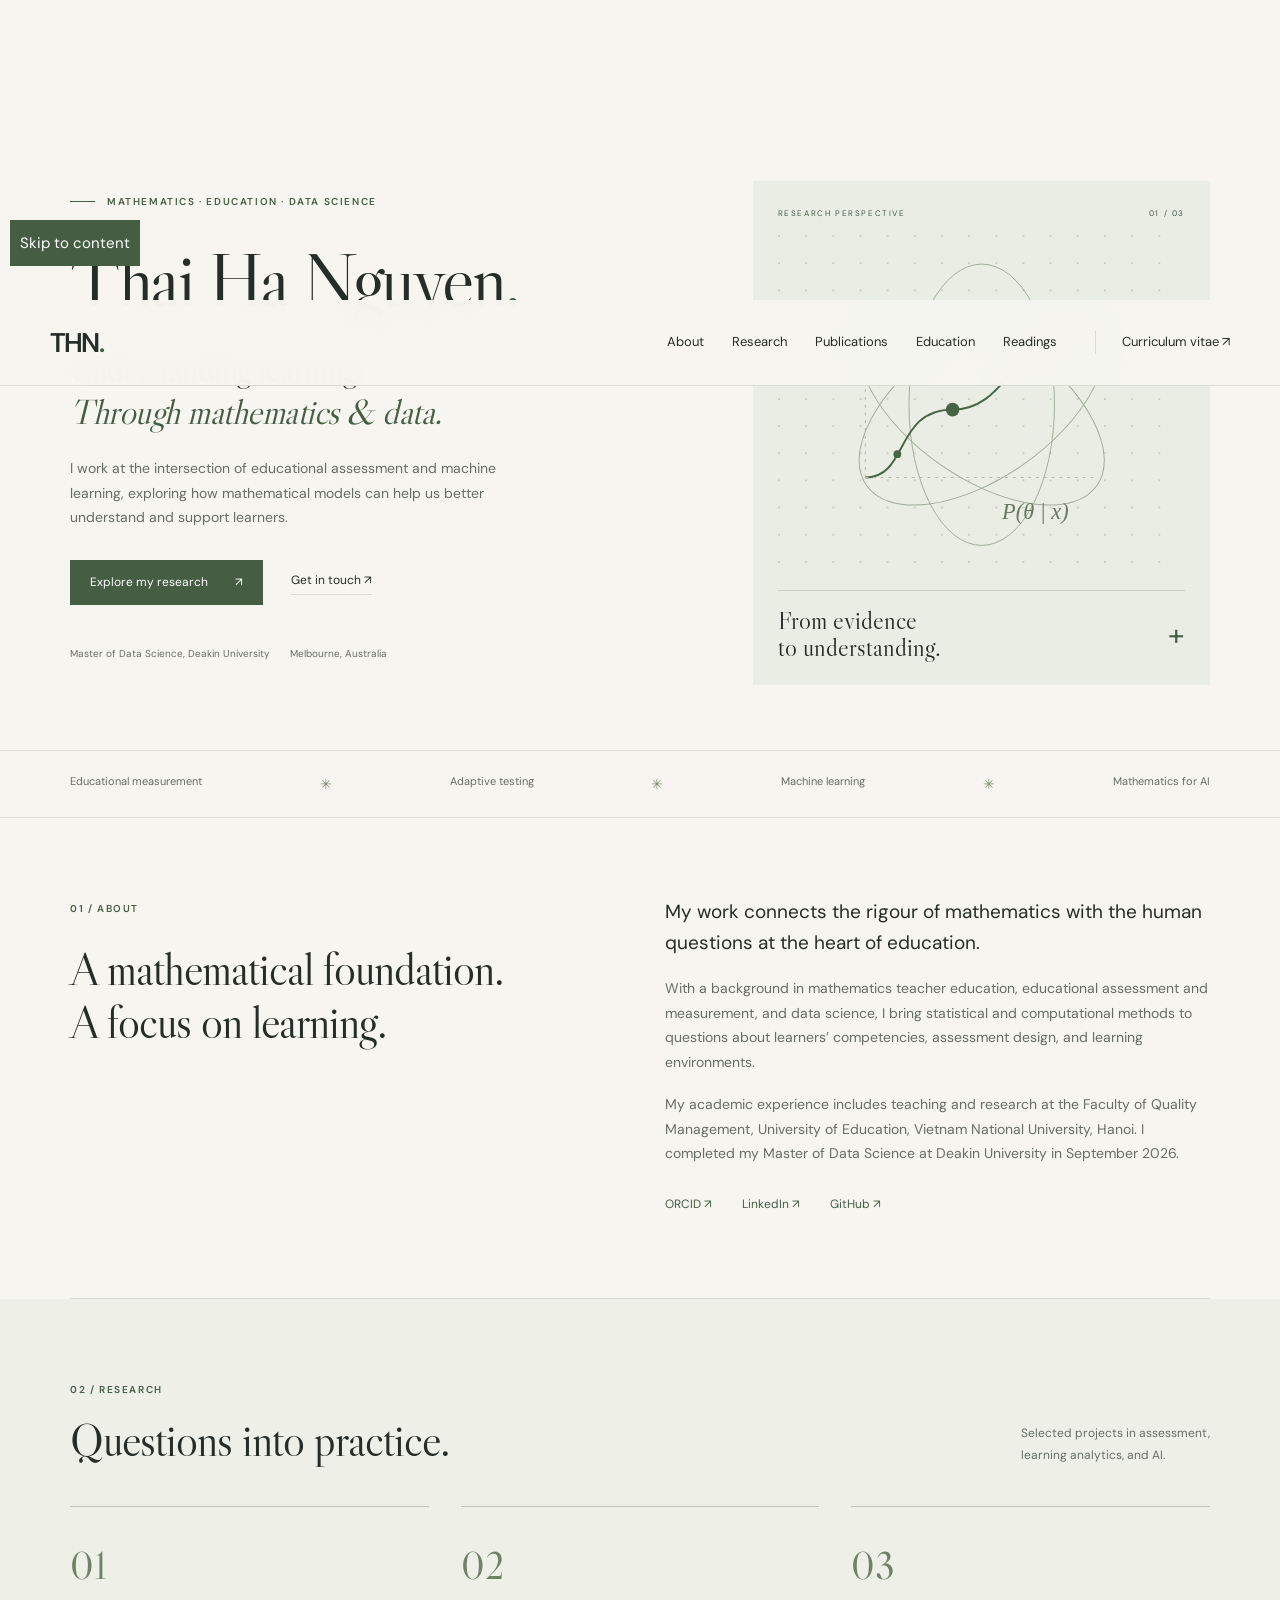
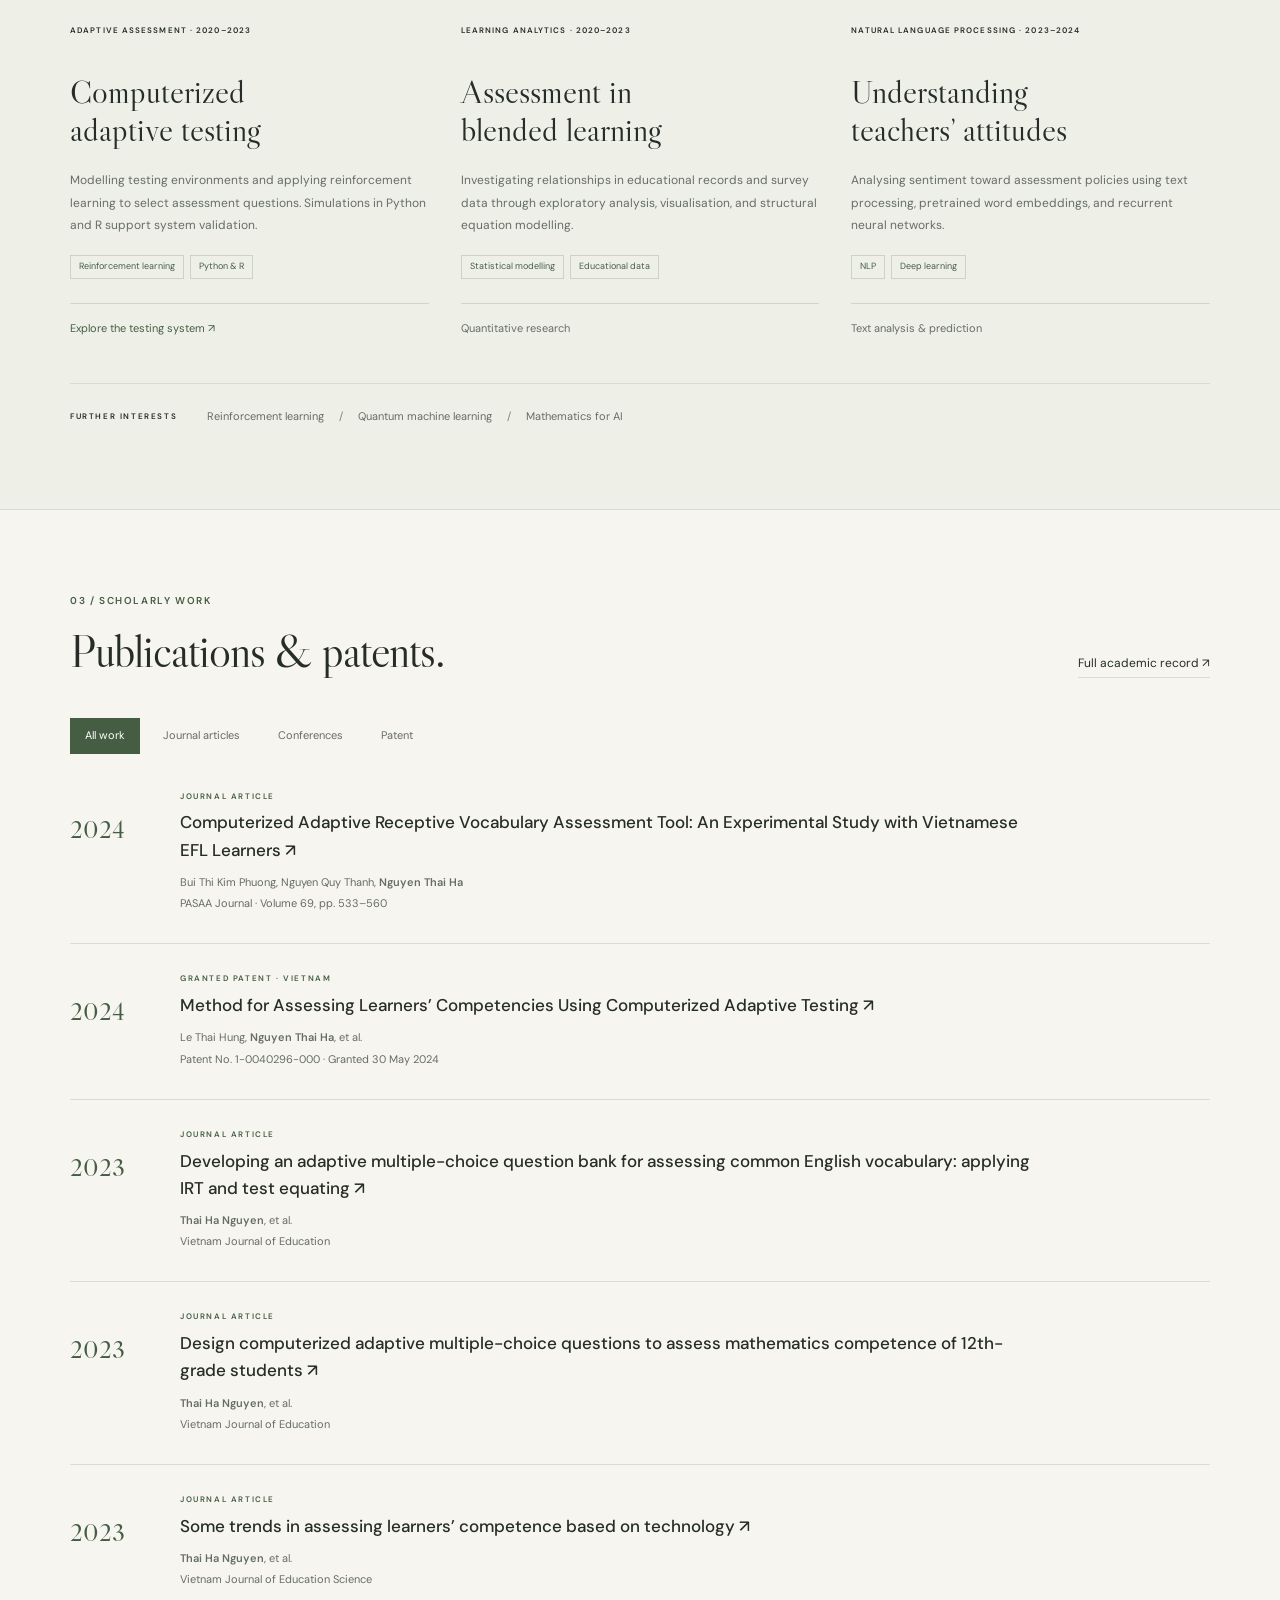
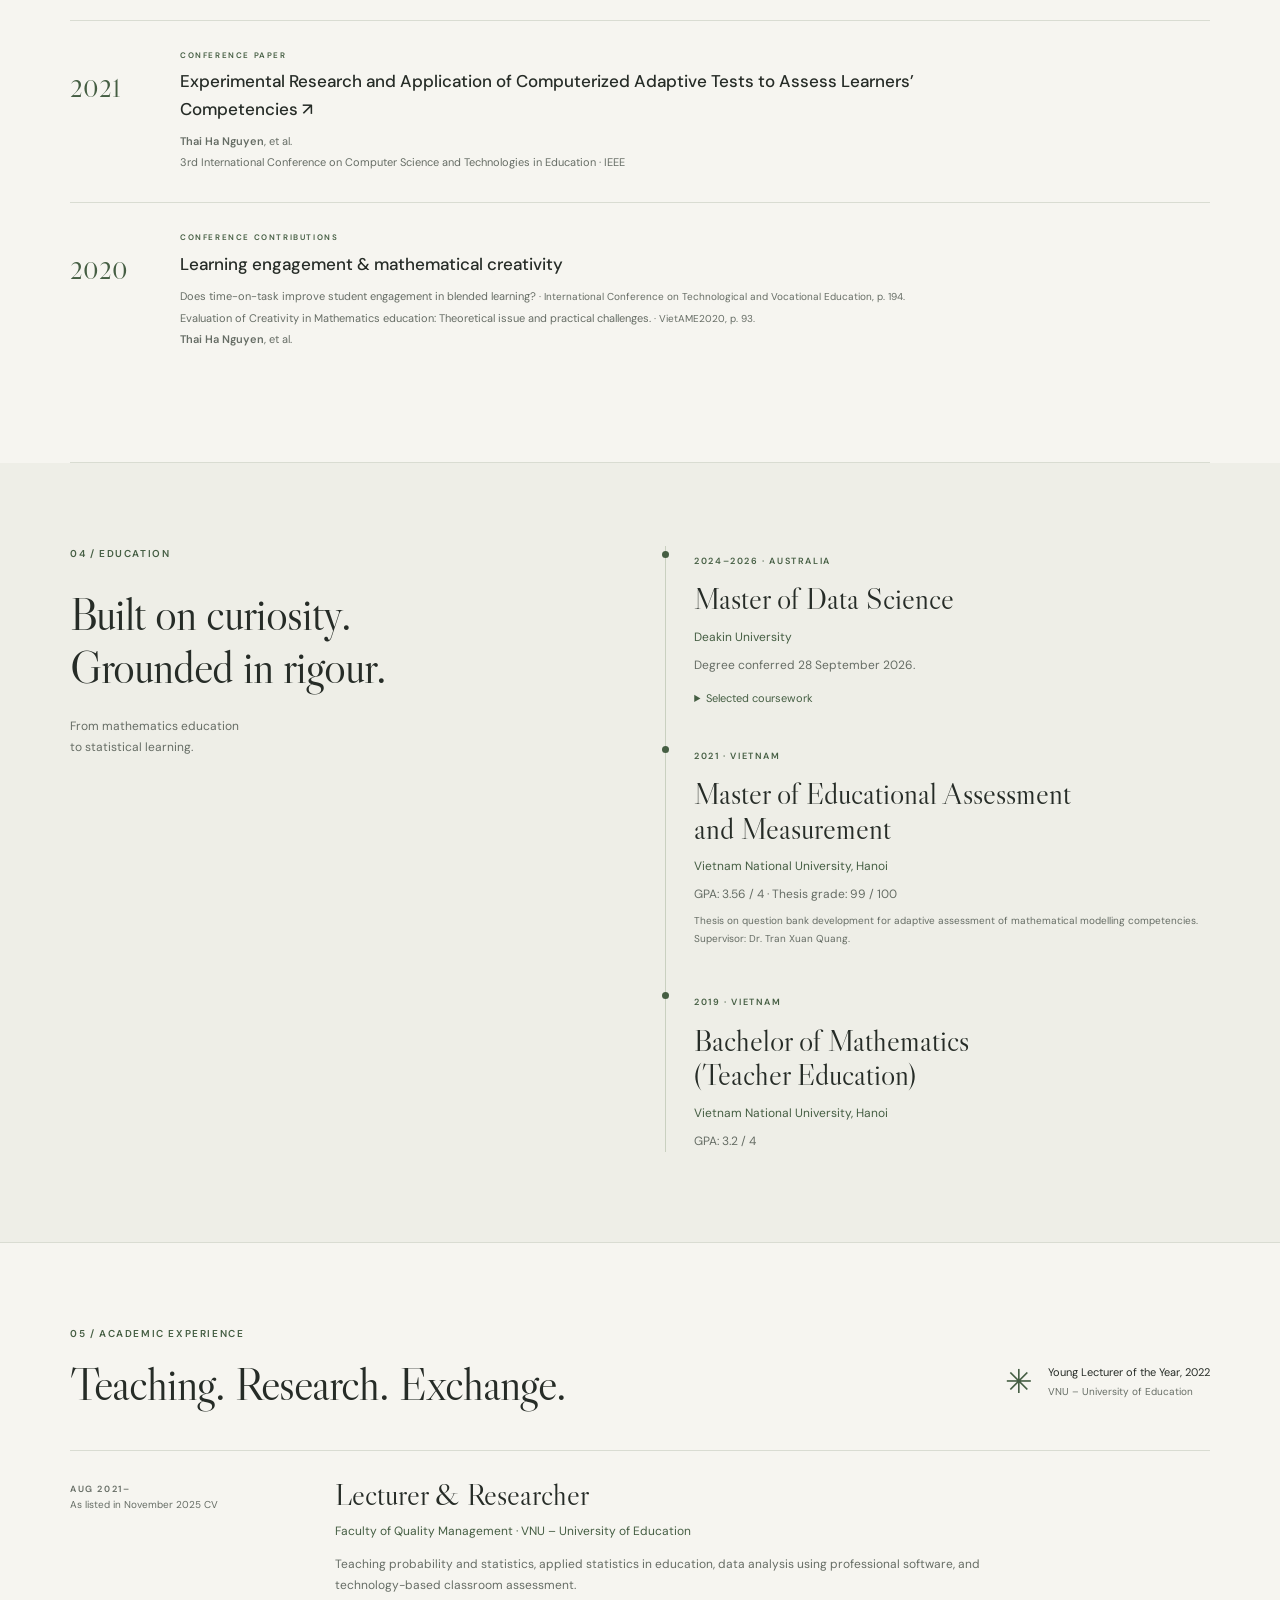
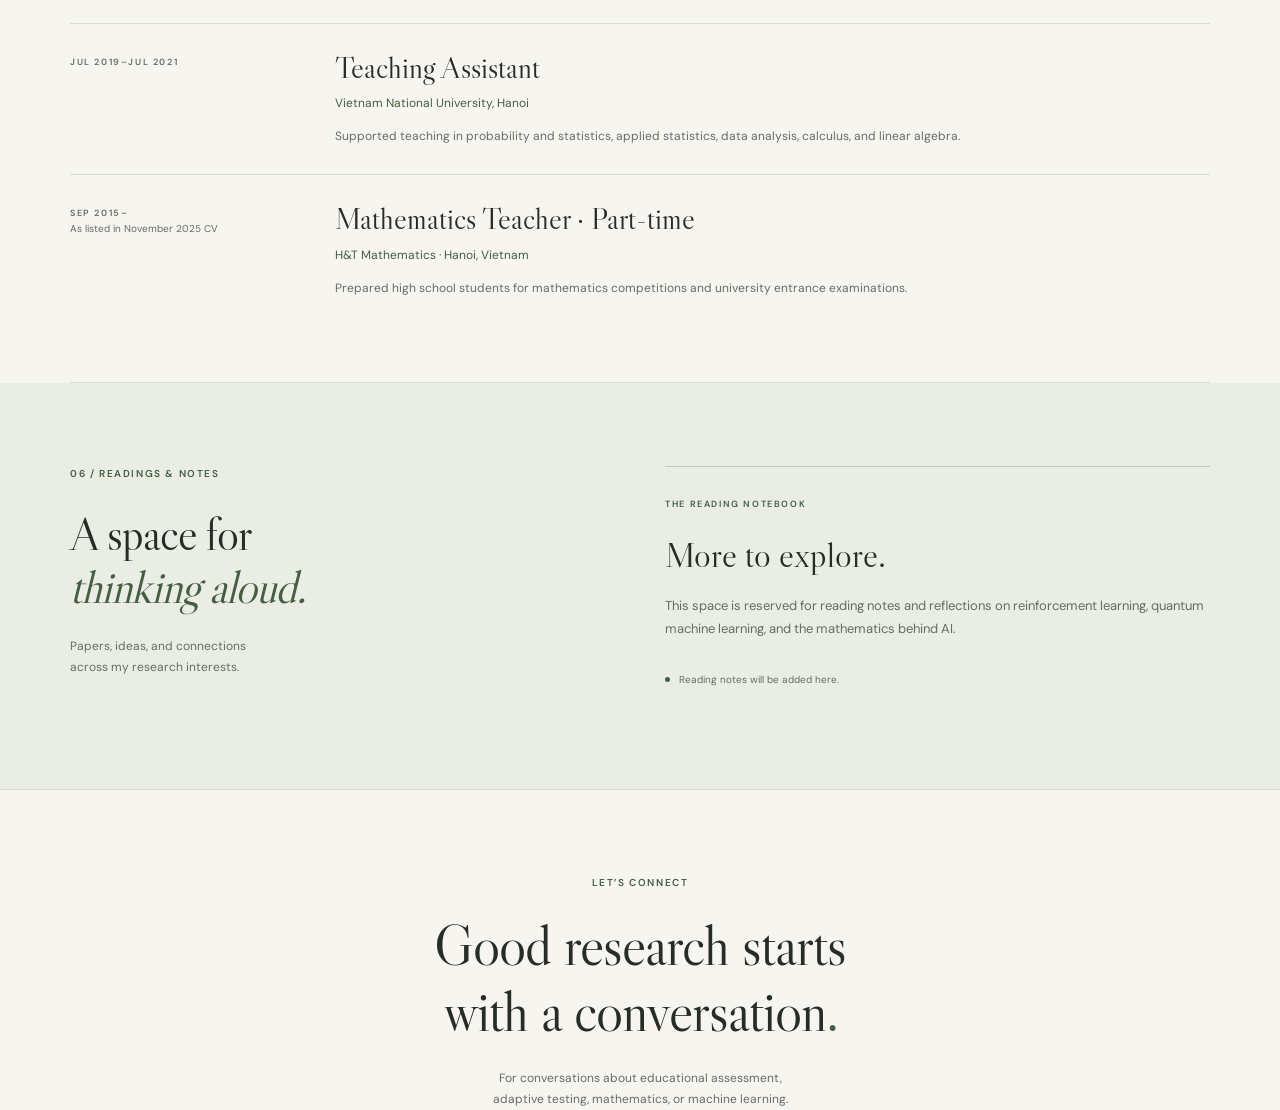
<file: projects.html>
<!doctype html><html lang="en"><head><meta charset="utf-8"><meta name="viewport" content="width=device-width, initial-scale=1"><meta http-equiv="refresh" content="0; url=index.html#research"><title>Research · Thai Ha Nguyen</title></head><body><p><a href="index.html#research">Continue to research →</a></p></body></html>
</file>
<file: assets/css/style.css>
@import url('https://fonts.googleapis.com/css2?family=DM+Sans:wght@400;450;500;550;600;650;700&family=Libre+Caslon+Display&display=swap');
:root{--paper:#f6f5f0;--ink:#262c27;--muted:#666d65;--green:#455e43;--line:#d9dcd2;--sage:#e9ede3;--serif:'Libre Caslon Display',Georgia,serif;--sans:'DM Sans',Arial,sans-serif}*{box-sizing:border-box}html{scroll-behavior:smooth;scroll-padding-top:100px}body{margin:0;background:var(--paper);color:var(--ink);font:15px/1.75 var(--sans);-webkit-font-smoothing:antialiased}a{color:inherit;text-decoration:none}button{font:inherit;cursor:pointer}a:hover{color:var(--green)}a:focus-visible,button:focus-visible,summary:focus-visible{outline:2px solid var(--green);outline-offset:5px}p{margin:0 0 18px}h1,h2,h3{font-weight:400;margin:0;line-height:1.15}h1,h2{font-family:var(--serif)}h2{font-size:46px;letter-spacing:-1px}h3{font-size:23px}em{font-weight:400}strong{font-weight:600}.wrap{width:min(1140px,calc(100% - 100px));margin-inline:auto}.site-header{position:sticky;top:0;z-index:10;background:#f6f5f0f5;border-bottom:1px solid var(--line);backdrop-filter:blur(12px)}.header-inner{max-width:1320px;margin:auto;padding:19px 50px;display:flex;align-items:center;justify-content:space-between}.wordmark{font-size:27px;letter-spacing:-1.8px;font-weight:600}.wordmark span,h1>span{color:var(--green)}nav{display:flex;align-items:center;gap:28px;font-size:13px}nav a[aria-current]{color:var(--green);text-decoration:underline;text-underline-offset:6px}.nav-cv{margin-left:10px;border-left:1px solid var(--line);padding-left:26px}.menu-toggle{display:none}.hero{display:grid;grid-template-columns:1.35fr 1fr;gap:65px;align-items:center;padding-block:85px 65px}.eyebrow,.label{font-size:10px;letter-spacing:1.6px;font-weight:600;line-height:1.6}.eyebrow{color:var(--green);margin-bottom:26px;display:flex;align-items:center;gap:12px}.little-line{display:inline-block;width:25px;height:1px;background:var(--green)}h1{font-size:76px;letter-spacing:-2.5px;white-space:nowrap}.hero-statement{font-family:var(--serif);font-size:35px;line-height:1.22;margin:25px 0 23px;letter-spacing:-.5px}.hero-statement em{color:var(--green)}.hero-intro{max-width:480px;color:var(--muted);font-size:14px}.hero-actions{display:flex;gap:28px;align-items:center;margin-top:30px}.button{background:var(--green);color:#fff;padding:12px 20px;font-size:12px;display:inline-flex;gap:27px;align-items:center}.button:hover{color:#fff;background:#30452e}.text-link{font-size:12px;border-bottom:1px solid var(--line);padding-bottom:3px}.hero-meta{display:flex;flex-wrap:wrap;gap:4px 20px;margin-top:40px;font-size:10px;color:var(--muted)}.research-art{background:var(--sage);padding:25px 25px 23px;margin-top:10px}.art-top{display:flex;justify-content:space-between;font-size:8px;letter-spacing:1.6px;color:var(--green)}.research-art svg{width:100%;display:block;margin:15px 0}.art-bottom{border-top:1px solid #c9d1c0;padding-top:16px;display:flex;justify-content:space-between;align-items:center;font-family:var(--serif);font-size:25px;line-height:1.1}.art-bottom>span:last-child{font:30px var(--sans);color:var(--green)}.discipline-strip{border-block:1px solid var(--line);font-size:11px;color:var(--muted)}.discipline-strip .wrap{display:flex;justify-content:space-between;gap:16px;padding-block:21px}.discipline-strip span:nth-child(even){color:#7e8c73;font-size:14px}.section{padding-block:83px;border-bottom:1px solid var(--line)}.two-col{display:grid;grid-template-columns:1fr 1.1fr;gap:100px}.about-copy p{font-size:14px;color:var(--muted)}.about-copy .lead{font-size:19px;line-height:1.6;color:var(--ink);margin-top:-4px}.profile-links{display:flex;gap:30px;font-size:12px;margin-top:28px;color:var(--green)}.section-heading{display:flex;justify-content:space-between;align-items:end;gap:32px;margin-bottom:40px}.section-heading .eyebrow{margin-bottom:16px}.section-aside{font-size:12px;color:var(--muted);line-height:1.8;margin:22px 0 0}.research-section{background:#eef0e8}.project-grid{display:grid;grid-template-columns:repeat(3,1fr);gap:32px}.project{border-top:1px solid #bfc8b7;padding-top:26px;display:flex;flex-direction:column}.project-number{font-family:var(--serif);font-size:38px;color:#718067;margin-bottom:24px}.project .label{font-size:8px;letter-spacing:1.1px;min-height:26px}.project h3{font-family:var(--serif);font-size:33px;margin:5px 0 20px}.project>p:not(.label){font-size:12px;color:var(--muted);line-height:1.9}.tags{display:flex;flex-wrap:wrap;gap:6px;margin:auto 0 24px}.tags span{border:1px solid #cbd3c3;padding:3px 8px;font-size:9px;color:var(--green)}.project-link,.project-note{border-top:1px solid #d0d7c9;padding-top:15px;font-size:11px}.project-link{color:var(--green)}.project-note{color:var(--muted)}.interest-line{display:flex;gap:30px;align-items:center;border-top:1px solid var(--line);margin-top:45px;padding-top:23px}.interest-line .label{font-size:8px;white-space:nowrap}.interest-line p{font-size:11px;margin:0;color:var(--muted)}.interest-line p span{padding:0 12px;color:#7b8572}.filters{display:flex;gap:8px;margin-bottom:8px;flex-wrap:wrap}.filters button{border:1px solid transparent;background:transparent;color:var(--muted);font-size:11px;padding:7px 14px}.filters button:hover{border-color:var(--line)}.filters button.active{background:var(--green);color:white}.publication{display:grid;grid-template-columns:85px 1fr;gap:25px;border-bottom:1px solid var(--line);padding:28px 0}.publication:last-child{border-bottom:0}.pub-year{font-family:var(--serif);font-size:25px;color:var(--green);padding-top:18px}.publication .label{font-size:8px;margin-bottom:7px;color:var(--green)}.publication h3{font-size:17px;font-weight:500;line-height:1.6;max-width:850px;margin-bottom:9px}.publication p:not(.label){font-size:11px;margin-bottom:2px;color:var(--muted)}.publication .pub-venue{color:#666d65;font-size:10px}.education-section{background:#eeeee7}.timeline article{border-left:1px solid #c9d0c0;position:relative;padding:0 0 33px 28px}.timeline article:last-child{padding-bottom:0}.timeline article:before{content:'';position:absolute;left:-4px;top:5px;width:7px;height:7px;border-radius:50%;background:var(--green)}.timeline .label{color:var(--green);font-size:9px}.timeline h3{font-family:var(--serif);font-size:30px;margin:10px 0}.timeline p{font-size:12px;color:var(--muted);margin-bottom:7px}.institution{font-size:12px;color:var(--green)!important}.timeline .small,.small{font-size:10px;font-weight:400;letter-spacing:0}.timeline details{font-size:11px;margin-top:13px;color:var(--green)}summary{cursor:pointer}details ul{padding-left:18px;color:var(--muted)}.award{display:flex;align-items:center;gap:15px}.award>span{font-size:33px;color:var(--green)}.award p{font-size:11px;line-height:1.7;margin:0}.award p span{font-size:10px;color:var(--muted)}.experience-row{display:grid;grid-template-columns:220px 1fr;gap:45px;border-top:1px solid var(--line);padding:27px 0}.experience-row:last-child{padding-bottom:0}.experience-row>.label{color:var(--muted);font-size:9px;margin-top:4px}.experience-row h3{font-family:var(--serif);font-size:30px;margin-bottom:8px}.experience-row div>p:last-child{font-size:12px;color:var(--muted);max-width:650px;margin:0}.experience-row .institution{margin-bottom:12px}.reading-section{background:#e9ede3}.reading-section h2 em{color:var(--green)}.reading-note{border-top:1px solid #c0cab7;padding-top:22px}.reading-note .label{color:var(--green);font-size:9px}.reading-note h3{font-family:var(--serif);font-size:35px;margin:20px 0}.reading-note>p{font-size:13px;color:var(--muted)}.notebook-status{display:flex;gap:9px;align-items:center;font-size:10px!important;margin-top:30px}.notebook-status span{width:5px;height:5px;border-radius:50%;background:var(--green)}.contact-section{text-align:center;padding-block:85px}.contact-section .eyebrow{justify-content:center;margin-bottom:22px}.contact-section h2{font-size:57px}.contact-section h2 span{color:var(--green)}.contact-section>p:not(.eyebrow){font-size:12px;color:var(--muted);margin:24px 0}.contact-email{font-size:16px;color:var(--green);border-bottom:1px solid #b1bca8;padding-bottom:6px}.contact-email span{margin-left:20px}.site-footer{border-top:1px solid var(--line);padding-block:24px;display:flex;justify-content:space-between;gap:15px;font-size:9px;color:var(--muted)}.site-footer p{margin:0}.skip-link{position:fixed;left:10px;top:-80px;z-index:20;padding:10px;background:var(--green);color:white}.skip-link:focus{top:10px}.sr-only{position:absolute;width:1px;height:1px;padding:0;margin:-1px;overflow:hidden;clip:rect(0,0,0,0);white-space:nowrap;border:0}[hidden]{display:none!important}
.cv-page{max-width:850px;padding-block:60px}.cv-page h1{font-size:60px;white-space:normal}.cv-page h2{font-size:31px;margin:35px 0 18px}.cv-page h3{font-size:18px;margin:20px 0 8px}.cv-page p,.cv-page li{font-size:13px}.cv-page .publication{grid-template-columns:60px 1fr}.cv-toolbar{display:flex;justify-content:space-between;align-items:center;border-bottom:1px solid var(--line);padding-bottom:20px;margin-bottom:30px}.cv-toolbar button{border:0}.cv-subtitle{margin-top:12px;color:var(--green)}
@media(max-width:1100px){.wrap{width:calc(100% - 64px)}.header-inner{padding-inline:32px}nav{gap:18px}.hero{gap:35px}h1{font-size:62px}.hero-statement{font-size:30px}.two-col{gap:55px}.project-grid{gap:24px}.project .label{min-height:35px}.project h3{font-size:29px}}
@media(max-width:800px){.header-inner{padding-block:14px}.menu-toggle{display:block;background:none;border:0;color:var(--ink);font-size:12px}nav{display:none;position:absolute;top:100%;left:0;right:0;background:var(--paper);padding:20px 32px;border-bottom:1px solid var(--line);flex-wrap:wrap;gap:20px}nav.open{display:flex}.nav-cv{margin:0;padding:0;border:0}.hero{grid-template-columns:1fr .8fr;gap:25px;padding-block:55px}.hero .eyebrow{font-size:8px;letter-spacing:1px}h1{font-size:49px}.hero-statement{font-size:27px}.hero-intro{font-size:12px}.hero-actions{gap:17px;flex-wrap:wrap}.hero-meta{font-size:9px;margin-top:25px}.research-art{padding:18px}.art-top{font-size:6px}.art-bottom{font-size:21px}.two-col{gap:35px}h2{font-size:37px}.section{padding-block:60px}.project-grid{gap:20px}.project h3{font-size:26px}.project .label{font-size:7px}.project>p:not(.label){font-size:11px}.tags span{font-size:8px}.experience-row{grid-template-columns:155px 1fr;gap:25px}.timeline h3{font-size:26px}.interest-line{align-items:start}.discipline-strip{font-size:9px}.discipline-strip .wrap{gap:10px}.award p{font-size:9px}.publication{grid-template-columns:60px 1fr}}
@media(max-width:600px){.wrap{width:calc(100% - 40px)}.header-inner{padding-inline:20px}.hero{grid-template-columns:1fr;padding-block:40px;gap:35px}h1{font-size:clamp(41px,10.7vw,58px);letter-spacing:-2px}.hero-statement{font-size:32px}.hero-intro{font-size:14px}.hero .eyebrow{font-size:8px}.hero-meta{font-size:9px}.research-art{padding:21px}.research-art svg{height:240px;margin:0}.art-top{font-size:8px}.art-bottom{font-size:24px}.discipline-strip .wrap{flex-wrap:wrap;justify-content:center;gap:8px 16px;padding-block:16px}.discipline-strip span:nth-child(4){display:none}.two-col{grid-template-columns:1fr;gap:30px}.section{padding-block:48px}h2{font-size:38px}.eyebrow{margin-bottom:18px}.section-heading{display:block;margin-bottom:28px}.section-heading>.text-link{display:inline-block;margin-top:20px}.section-aside{margin-top:16px}.project-grid{grid-template-columns:1fr;gap:30px}.project-number{margin-bottom:12px}.project .label{min-height:0;font-size:8px}.project h3{font-size:33px}.project h3 br{display:none}.project>p:not(.label){font-size:13px}.project{padding-top:20px}.tags{margin:3px 0 20px}.project-link,.project-note{font-size:12px}.interest-line{display:block;margin-top:30px}.interest-line p{margin-top:12px;font-size:11px}.interest-line p span{padding-inline:6px}.publication{grid-template-columns:45px 1fr;gap:15px;padding-block:24px}.pub-year{font-size:23px}.publication h3{font-size:16px}.filters{gap:3px}.filters button{padding-inline:10px;font-size:10px}.timeline article{padding-left:23px}.timeline h3{font-size:29px}.award{margin-top:24px}.award p{font-size:11px}.experience-row{grid-template-columns:1fr;gap:10px}.experience-row>.label{margin:0}.experience-row>.label br{display:none}.experience-row>.label .small{margin-left:8px}.experience-row h3{font-size:28px}.contact-section{padding-block:55px}.contact-section h2{font-size:43px}.contact-email{font-size:13px;overflow-wrap:anywhere}.contact-email span{margin-left:10px}.site-footer{flex-wrap:wrap}.site-footer p:nth-child(2){display:none}.cv-page h1{font-size:45px}.cv-toolbar{gap:15px}.cv-toolbar .button{font-size:10px;gap:8px;padding:10px}}
@media(prefers-reduced-motion:reduce){html{scroll-behavior:auto}}
@media print{body{background:white;color:black;font-size:11pt}.site-header,.cv-toolbar,.site-footer,.skip-link{display:none}.cv-page{max-width:none;width:100%;padding:0}.cv-page h1{font-size:30pt}.cv-page h2{font-size:20pt;break-after:avoid}.cv-page h3{break-after:avoid}a{text-decoration:none;color:black}.publication{break-inside:avoid}.pub-year,.label,.institution,.cv-subtitle{color:black!important}details{display:none}@page{margin:18mm}}
.cv-page .timeline article{padding-bottom:22px}.cv-page .timeline h3,.cv-page .experience-row h3{font-family:var(--sans);font-size:18px}.cv-page #experience{width:100%;padding:0;border:0}.cv-page .experience-row{grid-template-columns:160px 1fr;gap:20px;padding-block:18px}.cv-page .project-grid{display:block}.cv-page .project{border:0;padding:0;display:block}.cv-page .project-number,.cv-page .project .label,.cv-page .project .tags,.cv-page .project-note{display:none}.cv-page .project h3{font-family:var(--sans);font-size:18px}.cv-page .project h3 br{display:none}.cv-page .project-link{border:0;padding:0}.cv-page .publication h3{font-size:15px;margin:0 0 8px}.cv-page .publication p{font-size:12px}.cv-page .publication{padding-block:18px}@media(max-width:600px){.cv-page .experience-row{grid-template-columns:1fr;gap:10px}}@media print{.cv-page .timeline article{border-left:0;padding-left:0}.cv-page .timeline article:before{display:none}.cv-page .project,.cv-page .experience-row{break-inside:avoid}.cv-page .project h3{margin-top:12px}.cv-page .publication{padding-block:10px}.cv-page .project-link{display:none}}
</file>
